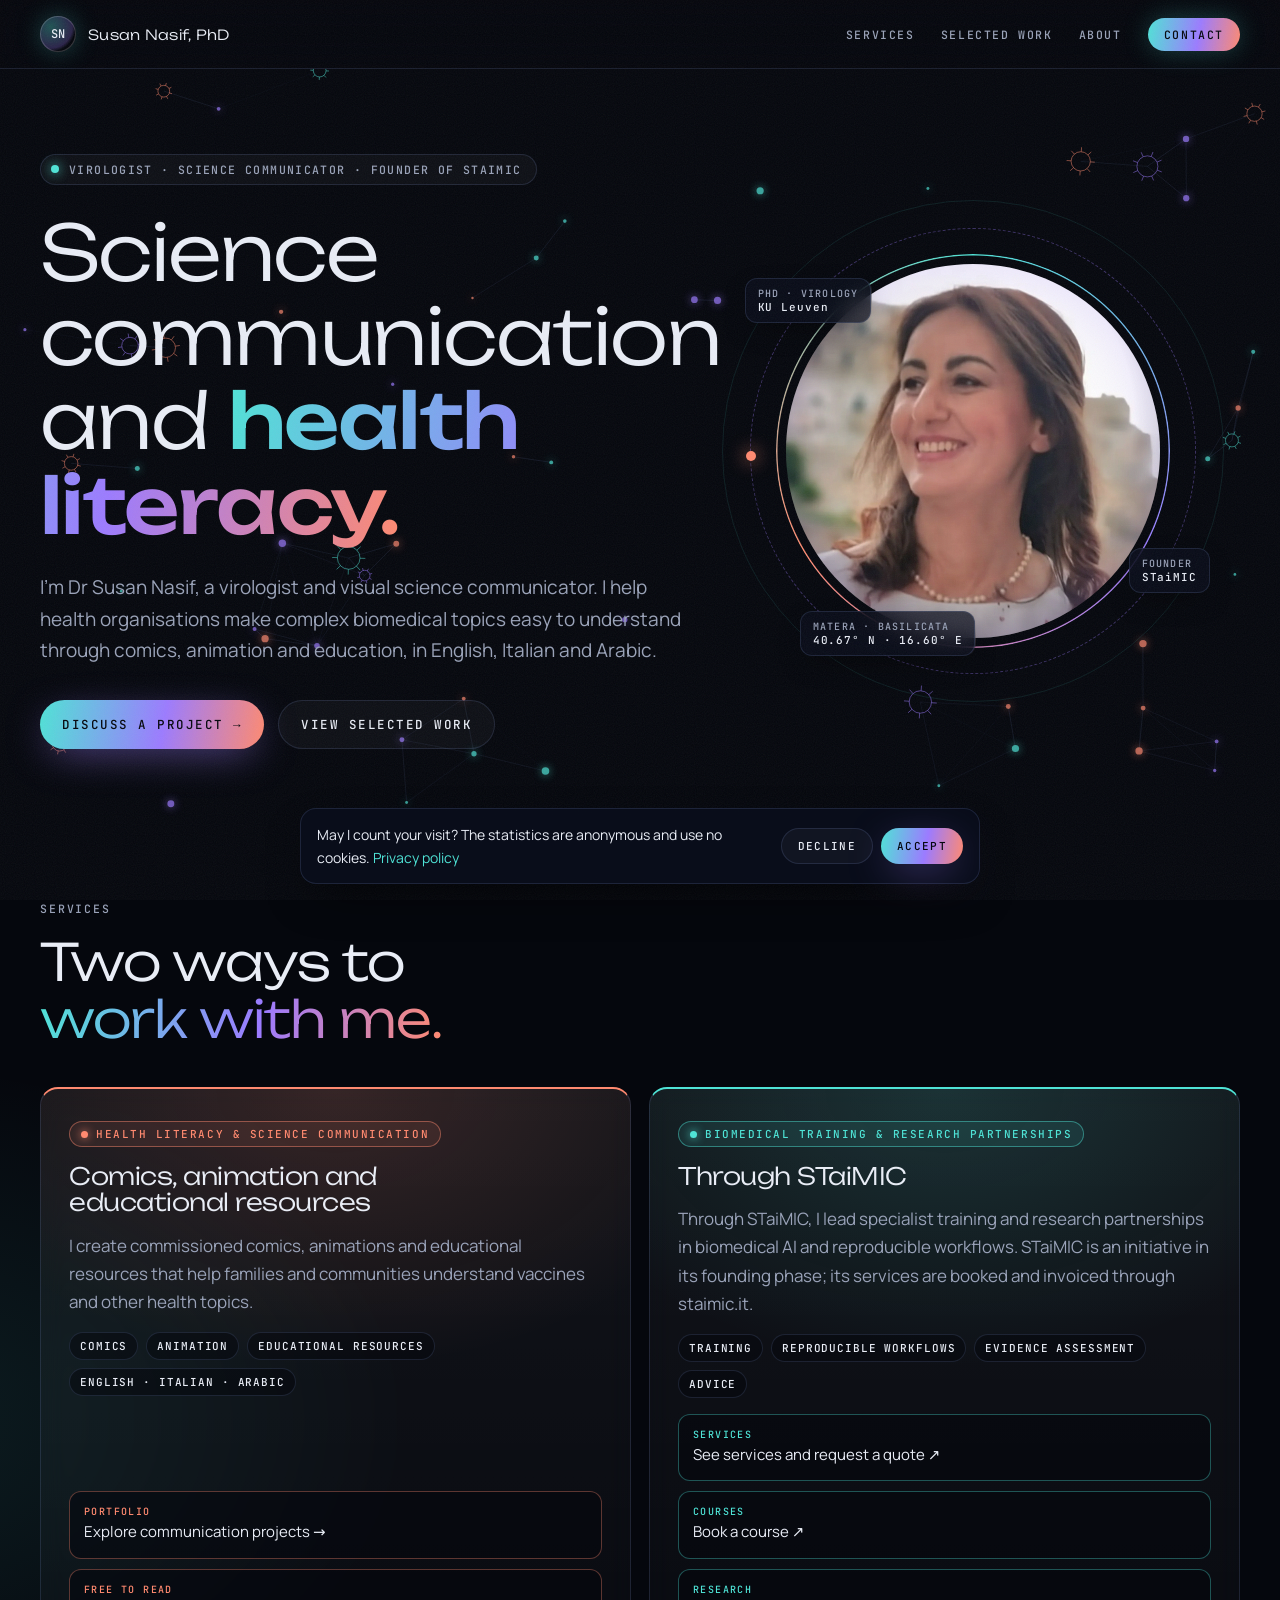
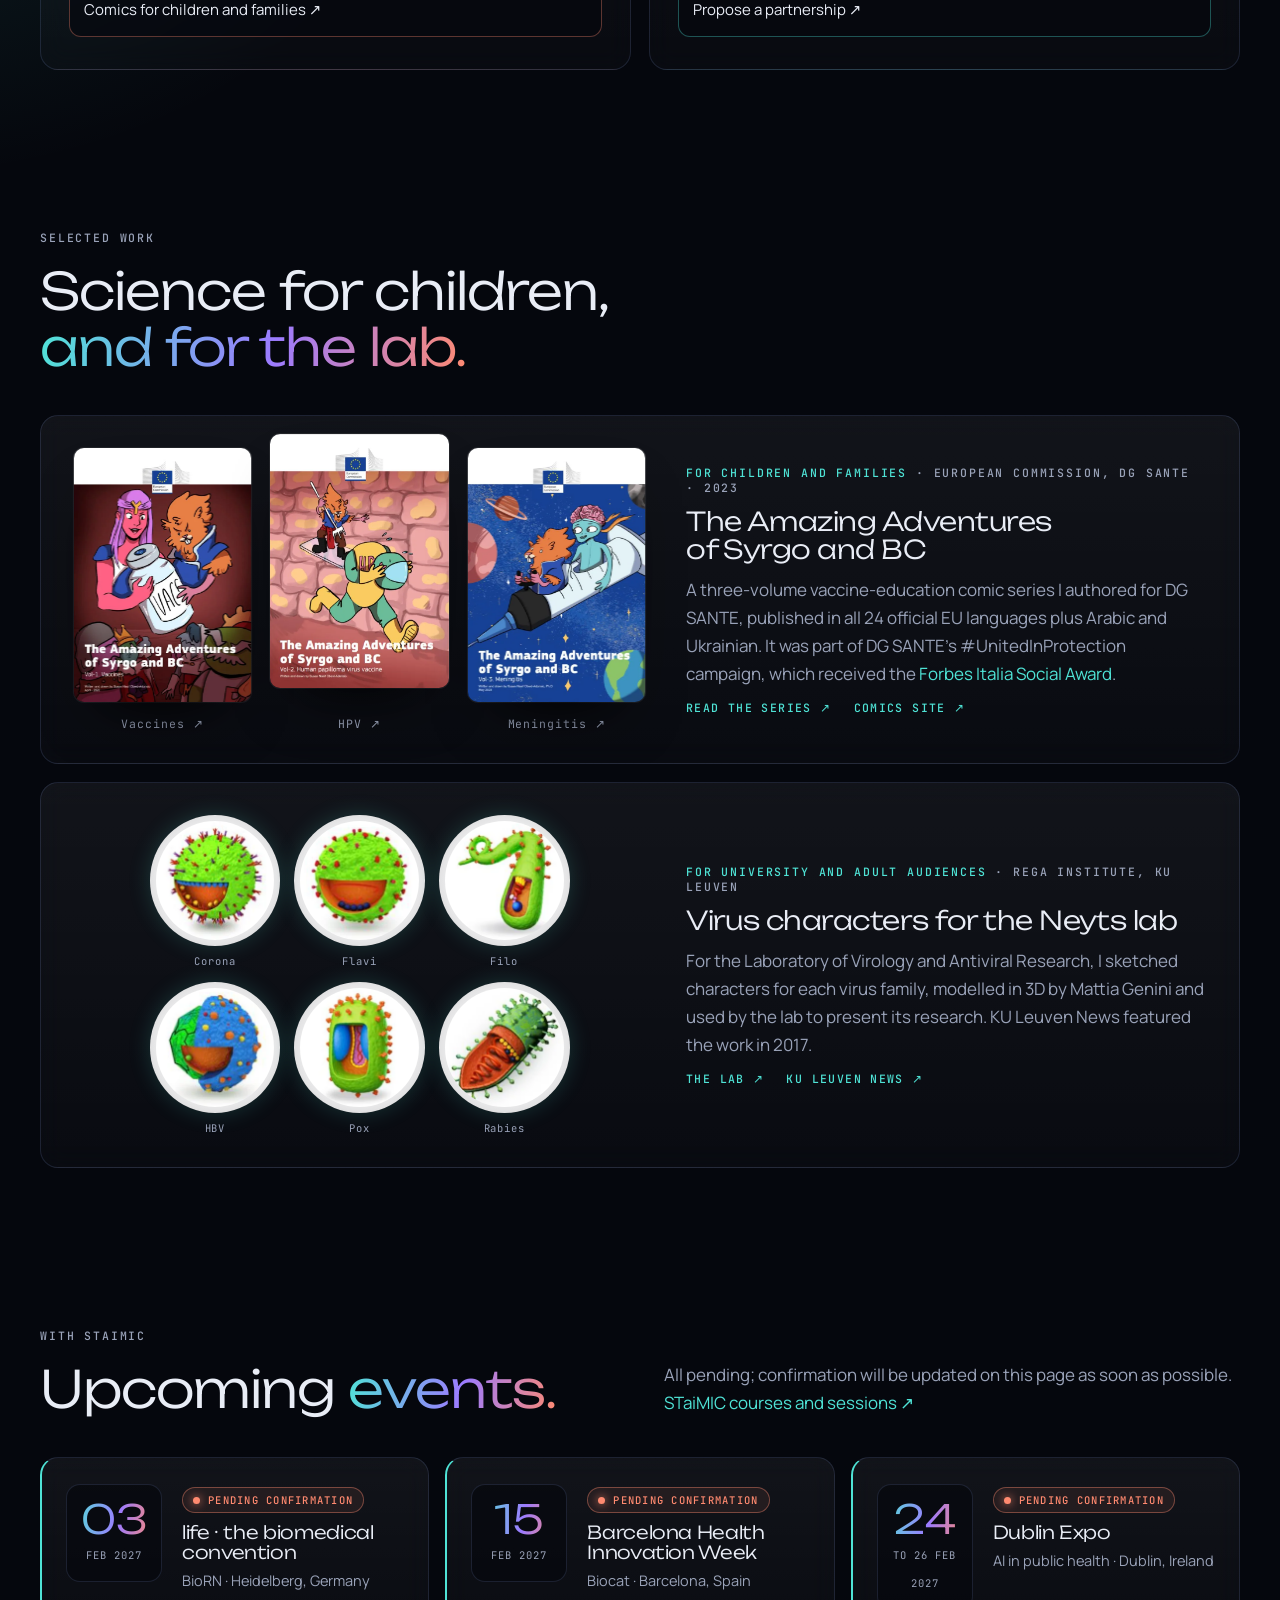
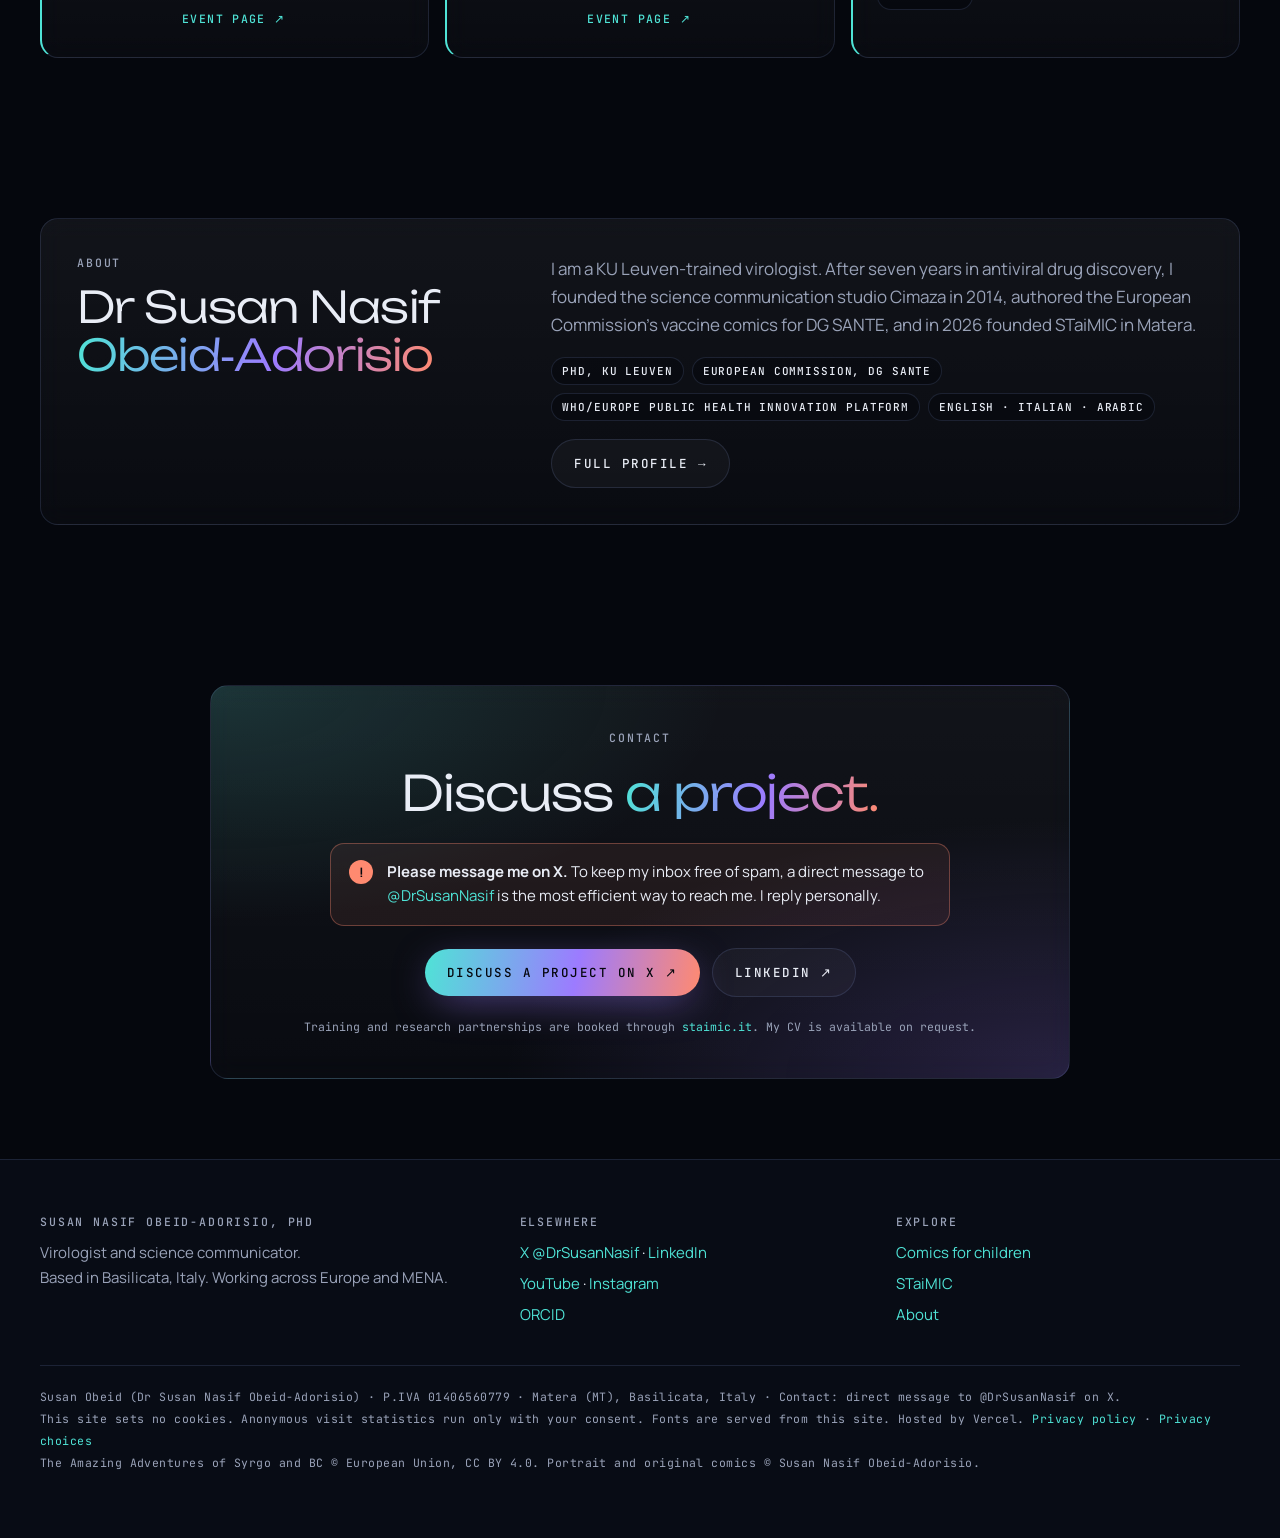
<file: index.html>
<!DOCTYPE html>
<html lang="en-GB">
<head>
<meta charset="utf-8">
<meta name="viewport" content="width=device-width, initial-scale=1">
<title>Dr Susan Nasif · Science Communication and Health Literacy</title>
<meta name="description" content="Dr Susan Nasif, virologist and visual science communicator: comics, animation and education that make biomedical topics easy to understand, in English, Italian and Arabic. Founder of STaiMIC.">
<meta name="author" content="Susan Nasif Obeid-Adorisio">
<meta name="theme-color" content="#05070D">
<link rel="canonical" href="https://www.drsusannasif.com/">
<meta property="og:type" content="website">
<meta property="og:site_name" content="Dr Susan Nasif">
<meta property="og:title" content="Dr Susan Nasif · Science communication and health literacy">
<meta property="og:description" content="Comics, animation and education that make biomedical topics easy to understand.">
<meta property="og:image" content="https://www.drsusannasif.com/og-card.png">
<meta property="og:locale" content="en_GB">
<link rel="preload" href="assets/fonts/unbounded-latin-300-normal.woff2" as="font" type="font/woff2" crossorigin>
<link rel="preload" href="assets/fonts/manrope-latin-400-normal.woff2" as="font" type="font/woff2" crossorigin>
<link rel="icon" href="favicon.svg" type="image/svg+xml">
<link rel="stylesheet" href="assets/site.css">
<script type="application/ld+json">
{"@context":"https://schema.org","@type":"Person","name":"Susan Nasif Obeid-Adorisio","honorificSuffix":"PhD","jobTitle":"Virologist and science communicator","url":"https://www.drsusannasif.com/","sameAs":["https://www.linkedin.com/in/drsusannasif/","https://x.com/DrSusanNasif","https://orcid.org/0009-0003-4382-7200","https://www.youtube.com/@DrSusanNasif","https://www.instagram.com/drsusannasif/"],"alumniOf":"KU Leuven","knowsLanguage":["en","it","ar"]}
</script>
</head>
<body>
<a class="skip" href="#main">Skip to content</a>

<header class="top">
  <div class="wrap">
    <a class="mark" href="#top" aria-label="Dr Susan Nasif, home"><i>SN</i><span>Susan Nasif, PhD</span></a>
    <nav class="nav" aria-label="Main">
      <a href="#services">Services</a>
      <a href="#work">Selected work</a>
      <a href="about.html">About</a>
      <a class="cta" href="#contact">Contact</a>
    </nav>
  </div>
</header>

<main id="main">

<div class="hero" id="top">
  <canvas id="field" aria-hidden="true"></canvas>
  <div class="wrap">
    <div>
      <span class="chip">Virologist · Science communicator · Founder of STaiMIC</span>
      <h1>Science communication and <span class="grad">health literacy.</span></h1>
      <p class="lede">I’m Dr Susan Nasif, a virologist and visual science communicator. I help health organisations make complex biomedical topics easy to understand through comics, animation and education, in English, Italian and Arabic.</p>
      <div class="actions">
        <a class="btn solid" href="#contact">Discuss a project →</a>
        <a class="btn" href="#work">View selected work</a>
      </div>
    </div>
    <figure class="orbit">
      <span class="ring r3"></span><span class="ring r2"></span><span class="ring r1"></span>
      <img src="assets/img/portrait.webp" width="1100" height="1100" alt="Portrait of Dr Susan Nasif Obeid-Adorisio in Matera">
      <span class="vignette"></span>
      <span class="tag t1"><small>PhD · Virology</small>KU Leuven</span>
      <span class="tag t2"><small>Founder</small>STaiMIC</span>
      <span class="tag t3"><small>Matera · Basilicata</small>40.67° N · 16.60° E</span>
    </figure>
  </div>
</div>

<section id="services">
  <div class="wrap">
    <div class="head">
      <div><p class="label">Services</p><h2>Two ways to <span class="grad">work with me.</span></h2></div>
    </div>
    <div class="services">
      <article class="svc panel d1">
        <span class="door-tag d1">Health literacy &amp; science communication</span>
        <h3>Comics, animation and educational resources</h3>
        <p>I create commissioned comics, animations and educational resources that help families and communities understand vaccines and other health topics.</p>
        <ul class="pills"><li>Comics</li><li>Animation</li><li>Educational resources</li><li>English · Italian · Arabic</li></ul>
        <div class="paths">
          <a href="#work"><small>Portfolio</small>Explore communication projects →</a>
          <a href="https://drsusannasif.wordpress.com/"><small>Free to read</small>Comics for children and families ↗</a>
        </div>
      </article>
      <article class="svc panel d2">
        <span class="door-tag d2">Biomedical training &amp; research partnerships</span>
        <h3>Through STaiMIC</h3>
        <p>Through STaiMIC, I lead specialist training and research partnerships in biomedical AI and reproducible workflows. STaiMIC is an initiative in its founding phase; its services are booked and invoiced through staimic.it.</p>
        <ul class="pills"><li>Training</li><li>Reproducible workflows</li><li>Evidence assessment</li><li>Advice</li></ul>
        <div class="paths">
          <a href="https://www.staimic.it/#services"><small>Services</small>See services and request a quote ↗</a>
          <a href="https://www.staimic.it/enroll"><small>Courses</small>Book a course ↗</a>
          <a href="https://www.staimic.it/partners#collaborate"><small>Research</small>Propose a partnership ↗</a>
        </div>
      </article>
    </div>
  </div>
</section>

<section id="work">
  <div class="wrap">
    <div class="head">
      <div><p class="label">Selected work</p><h2>Science for children, <span class="grad">and for the lab.</span></h2></div>
    </div>
    <div class="work">
      <article class="item panel d1">
        <div class="covers">
          <a class="cover" href="https://op.europa.eu/en/publication-detail/-/publication/662eecad-df37-11ed-a05c-01aa75ed71a1/language-en"><img src="assets/img/syrgo-vol1.webp" width="616" height="873" alt="Cover of The Amazing Adventures of Syrgo and BC, Volume 1: Vaccines" loading="lazy"><span>Vaccines ↗</span></a>
          <a class="cover" href="https://op.europa.eu/en/publication-detail/-/publication/64747d4e-dff9-11ed-a05c-01aa75ed71a1/language-en"><img src="assets/img/syrgo-vol2.webp" width="611" height="867" alt="Cover of Volume 2: Human papillomavirus vaccine" loading="lazy"><span>HPV ↗</span></a>
          <a class="cover" href="https://op.europa.eu/en/publication-detail/-/publication/16416228-034e-11ee-87ec-01aa75ed71a1/language-en"><img src="assets/img/syrgo-vol3.webp" width="616" height="873" alt="Cover of Volume 3: Meningitis" loading="lazy"><span>Meningitis ↗</span></a>
        </div>
        <div class="item-text">
          <span class="label"><b>For children and families</b> · European Commission, DG SANTE · 2023</span>
          <h3>The Amazing Adventures of Syrgo and BC</h3>
          <p>A three-volume vaccine-education comic series I authored for DG SANTE, published in all 24 official EU languages plus Arabic and Ukrainian. It was part of DG SANTE’s #UnitedInProtection campaign, which received the <a href="https://forbes.it/2023/09/18/un-nuovo-rinascimento-innovazione-e-sostenibilita-le-immagini-dellevento-forbes-al-four-seasons-di-firenze/">Forbes Italia Social Award</a>.</p>
          <div class="row"><a class="more" href="https://op.europa.eu/en/publication-detail/-/publication/662eecad-df37-11ed-a05c-01aa75ed71a1/language-en">Read the series ↗</a><a class="more" href="https://drsusannasif.wordpress.com/">Comics site ↗</a></div>
        </div>
      </article>
      <article class="item panel d1">
        <div class="viruses">
          <figure><img src="assets/img/virus-coronaviruses.webp" alt="3D coronavirus character" loading="lazy"><figcaption>Corona</figcaption></figure>
          <figure><img src="assets/img/virus-flaviviruses.webp" alt="3D flavivirus character" loading="lazy"><figcaption>Flavi</figcaption></figure>
          <figure><img src="assets/img/virus-filoviruses.webp" alt="3D filovirus character" loading="lazy"><figcaption>Filo</figcaption></figure>
          <figure><img src="assets/img/virus-hepatitis-b.webp" alt="3D hepatitis B virus character" loading="lazy"><figcaption>HBV</figcaption></figure>
          <figure><img src="assets/img/virus-poxviruses.webp" alt="3D poxvirus character" loading="lazy"><figcaption>Pox</figcaption></figure>
          <figure><img src="assets/img/virus-rabies.webp" alt="3D rabies virus character" loading="lazy"><figcaption>Rabies</figcaption></figure>
        </div>
        <div class="item-text">
          <span class="label"><b>For university and adult audiences</b> · Rega Institute, KU Leuven</span>
          <h3>Virus characters for the Neyts lab</h3>
          <p>For the Laboratory of Virology and Antiviral Research, I sketched characters for each virus family, modelled in 3D by Mattia Genini and used by the lab to present its research. KU Leuven News featured the work in 2017.</p>
          <div class="row"><a class="more" href="https://rega.kuleuven.be/cmt/jn/">The lab ↗</a><a class="more" href="https://nieuws.kuleuven.be/nl/2017/rega-professoren-vereeuwigd-als-stripfiguren">KU Leuven News ↗</a></div>
        </div>
      </article>
    </div>
  </div>
</section>

<section id="events" class="d2">
  <div class="wrap">
    <div class="head">
      <div><p class="label">With STaiMIC</p><h2>Upcoming <span class="grad">events.</span></h2></div>
      <p>All pending; confirmation will be updated on this page as soon as possible. <a href="https://www.staimic.it/events">STaiMIC courses and sessions ↗</a></p>
    </div>
    <div class="events">
      <article class="event panel d2">
        <div class="date"><strong>03</strong><span>Feb 2027</span></div>
        <div><span class="pending">Pending confirmation</span><h3>life · the biomedical convention</h3><p>BioRN · Heidelberg, Germany</p><a class="more" href="https://biorn.org/news-events/life-the-biomedical-convention-2026/">Event page ↗</a></div>
      </article>
      <article class="event panel d2">
        <div class="date"><strong>15</strong><span>Feb 2027</span></div>
        <div><span class="pending">Pending confirmation</span><h3>Barcelona Health Innovation Week</h3><p>Biocat · Barcelona, Spain</p><a class="more" href="https://bcnhealthinnovationweek.biocat.cat/">Event page ↗</a></div>
      </article>
      <article class="event panel d2">
        <div class="date"><strong>24</strong><span>to 26 Feb 2027</span></div>
        <div><span class="pending">Pending confirmation</span><h3>Dublin Expo</h3><p>AI in public health · Dublin, Ireland</p></div>
      </article>
    </div>
  </div>
</section>

<section id="about">
  <div class="wrap">
    <div class="bio panel">
      <div>
        <p class="label">About</p>
        <h2>Dr Susan Nasif <span class="grad">Obeid&#8209;Adorisio</span></h2>
      </div>
      <div class="bio-text">
        <p>I am a KU Leuven-trained virologist. After seven years in antiviral drug discovery, I founded the science communication studio Cimaza in 2014, authored the European Commission’s vaccine comics for DG SANTE, and in 2026 founded STaiMIC in Matera.</p>
        <ul class="pills"><li>PhD, KU Leuven</li><li>European Commission, DG SANTE</li><li>WHO/Europe Public Health Innovation Platform</li><li>English · Italian · Arabic</li></ul>
        <a class="btn" href="about.html">Full profile →</a>
      </div>
    </div>
  </div>
</section>

<section id="contact">
  <div class="wrap">
    <div class="lead panel contact-one">
      <p class="label">Contact</p>
      <h2>Discuss <span class="grad">a project.</span></h2>
      <div class="notice"><span><strong>Please message me on X.</strong> To keep my inbox free of spam, a direct message to <a href="https://x.com/DrSusanNasif">@DrSusanNasif</a> is the most efficient way to reach me. I reply personally.</span></div>
      <div class="row"><a class="btn solid" href="https://x.com/DrSusanNasif">Discuss a project on X ↗</a><a class="btn" href="https://www.linkedin.com/in/drsusannasif/">LinkedIn ↗</a></div>
      <p class="hint">Training and research partnerships are booked through <a href="https://www.staimic.it/">staimic.it</a>. My CV is available on request.</p>
    </div>
  </div>
</section>

</main>

<footer>
  <div class="wrap">
    <div><h4>Susan Nasif Obeid-Adorisio, PhD</h4><p style="color:var(--muted);font-size:15px">Virologist and science communicator.<br>Based in Basilicata, Italy. Working across Europe and MENA.</p></div>
    <div><h4>Elsewhere</h4><ul>
      <li><a href="https://x.com/DrSusanNasif">X @DrSusanNasif</a> · <a href="https://www.linkedin.com/in/drsusannasif/">LinkedIn</a></li>
      <li><a href="https://www.youtube.com/@DrSusanNasif">YouTube</a> · <a href="https://www.instagram.com/drsusannasif/">Instagram</a></li>
      <li><a href="https://orcid.org/0009-0003-4382-7200">ORCID</a></li>
    </ul></div>
    <div><h4>Explore</h4><ul>
      <li><a href="https://drsusannasif.wordpress.com/">Comics for children</a></li>
      <li><a href="https://www.staimic.it/">STaiMIC</a></li>
      <li><a href="about.html">About</a></li>
    </ul></div>
    <p class="legal">Susan Obeid (Dr Susan Nasif Obeid-Adorisio) · P.IVA 01406560779 · Matera (MT), Basilicata, Italy · Contact: direct message to @DrSusanNasif on X.<br>This site sets no cookies. Anonymous visit statistics run only with your consent. Fonts are served from this site. Hosted by Vercel. <a href="privacy.html">Privacy policy</a> · <a href="#" data-consent-reset>Privacy choices</a><br>The Amazing Adventures of Syrgo and BC © European Union, CC BY 4.0. Portrait and original comics © Susan Nasif Obeid-Adorisio.</p>
  </div>
</footer>

<script src="assets/field.js"></script>
<script src="assets/consent.js"></script>
</body>
</html>
</file>
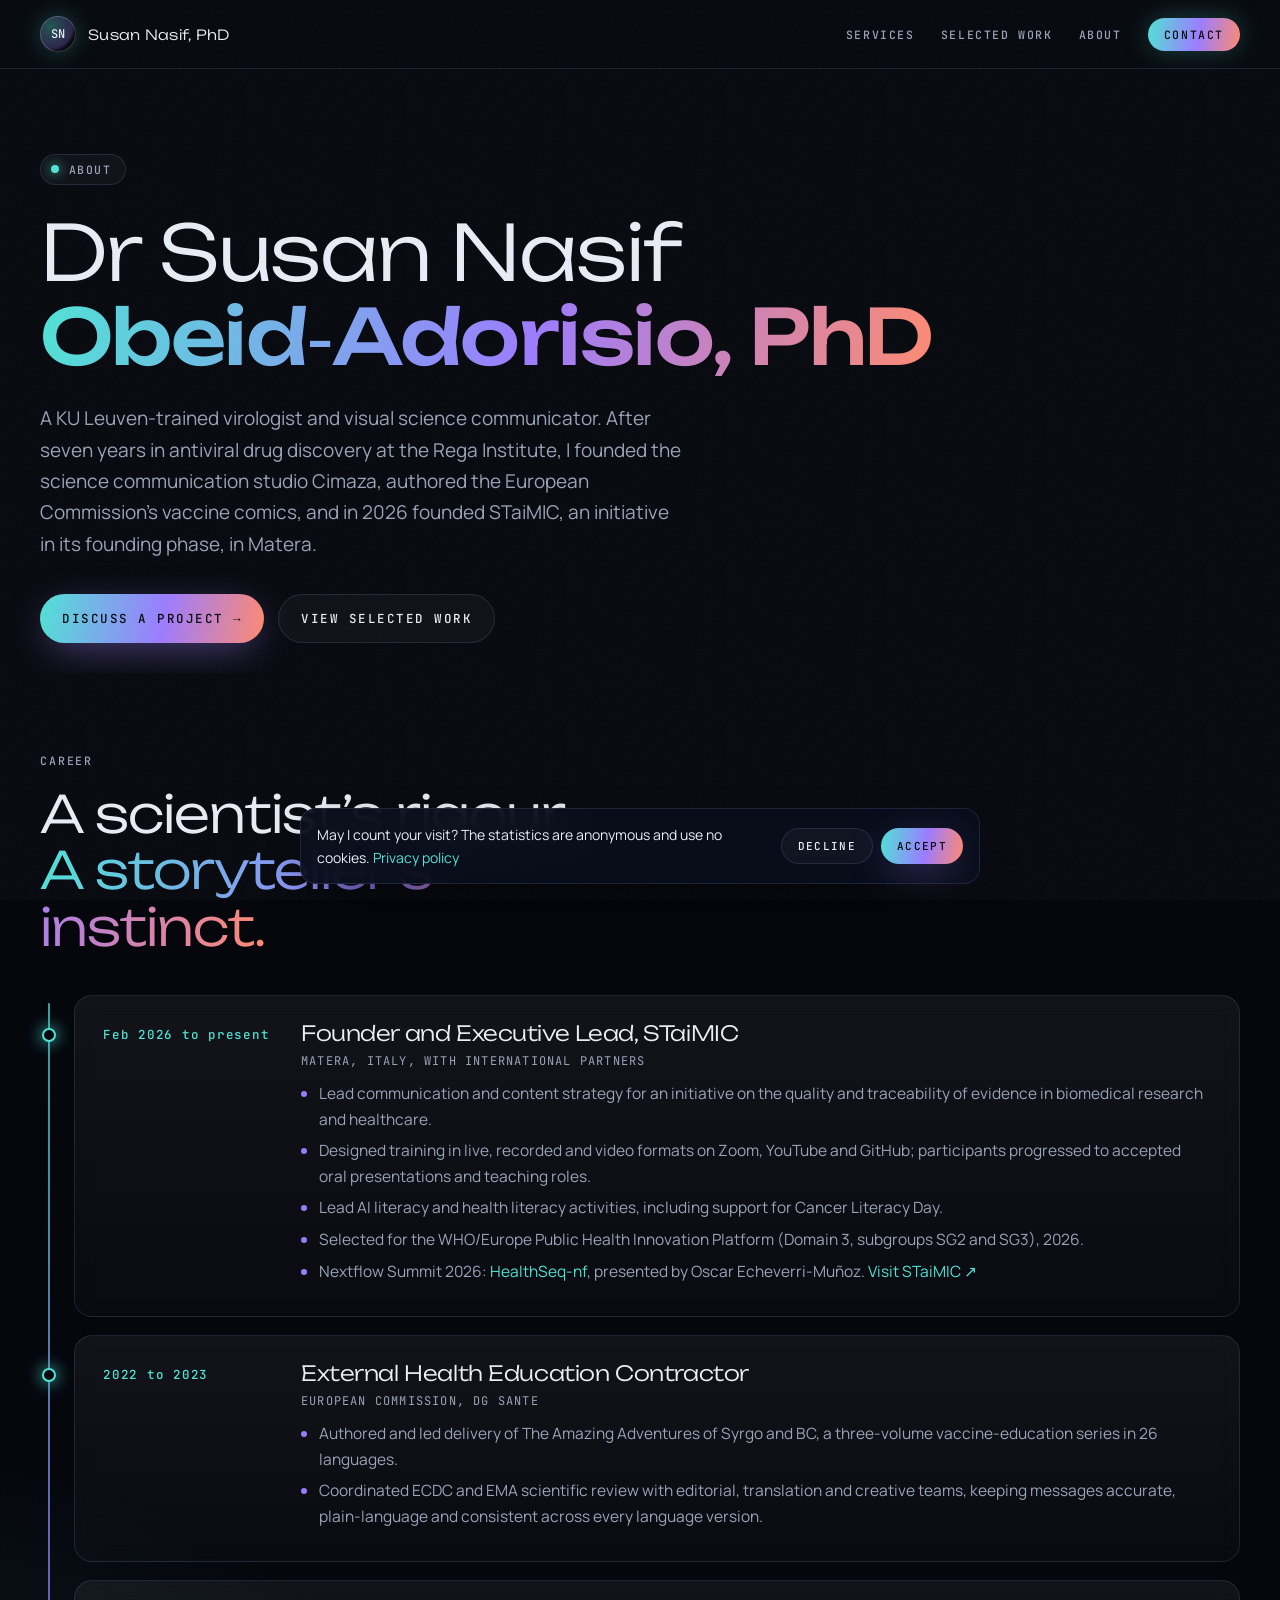
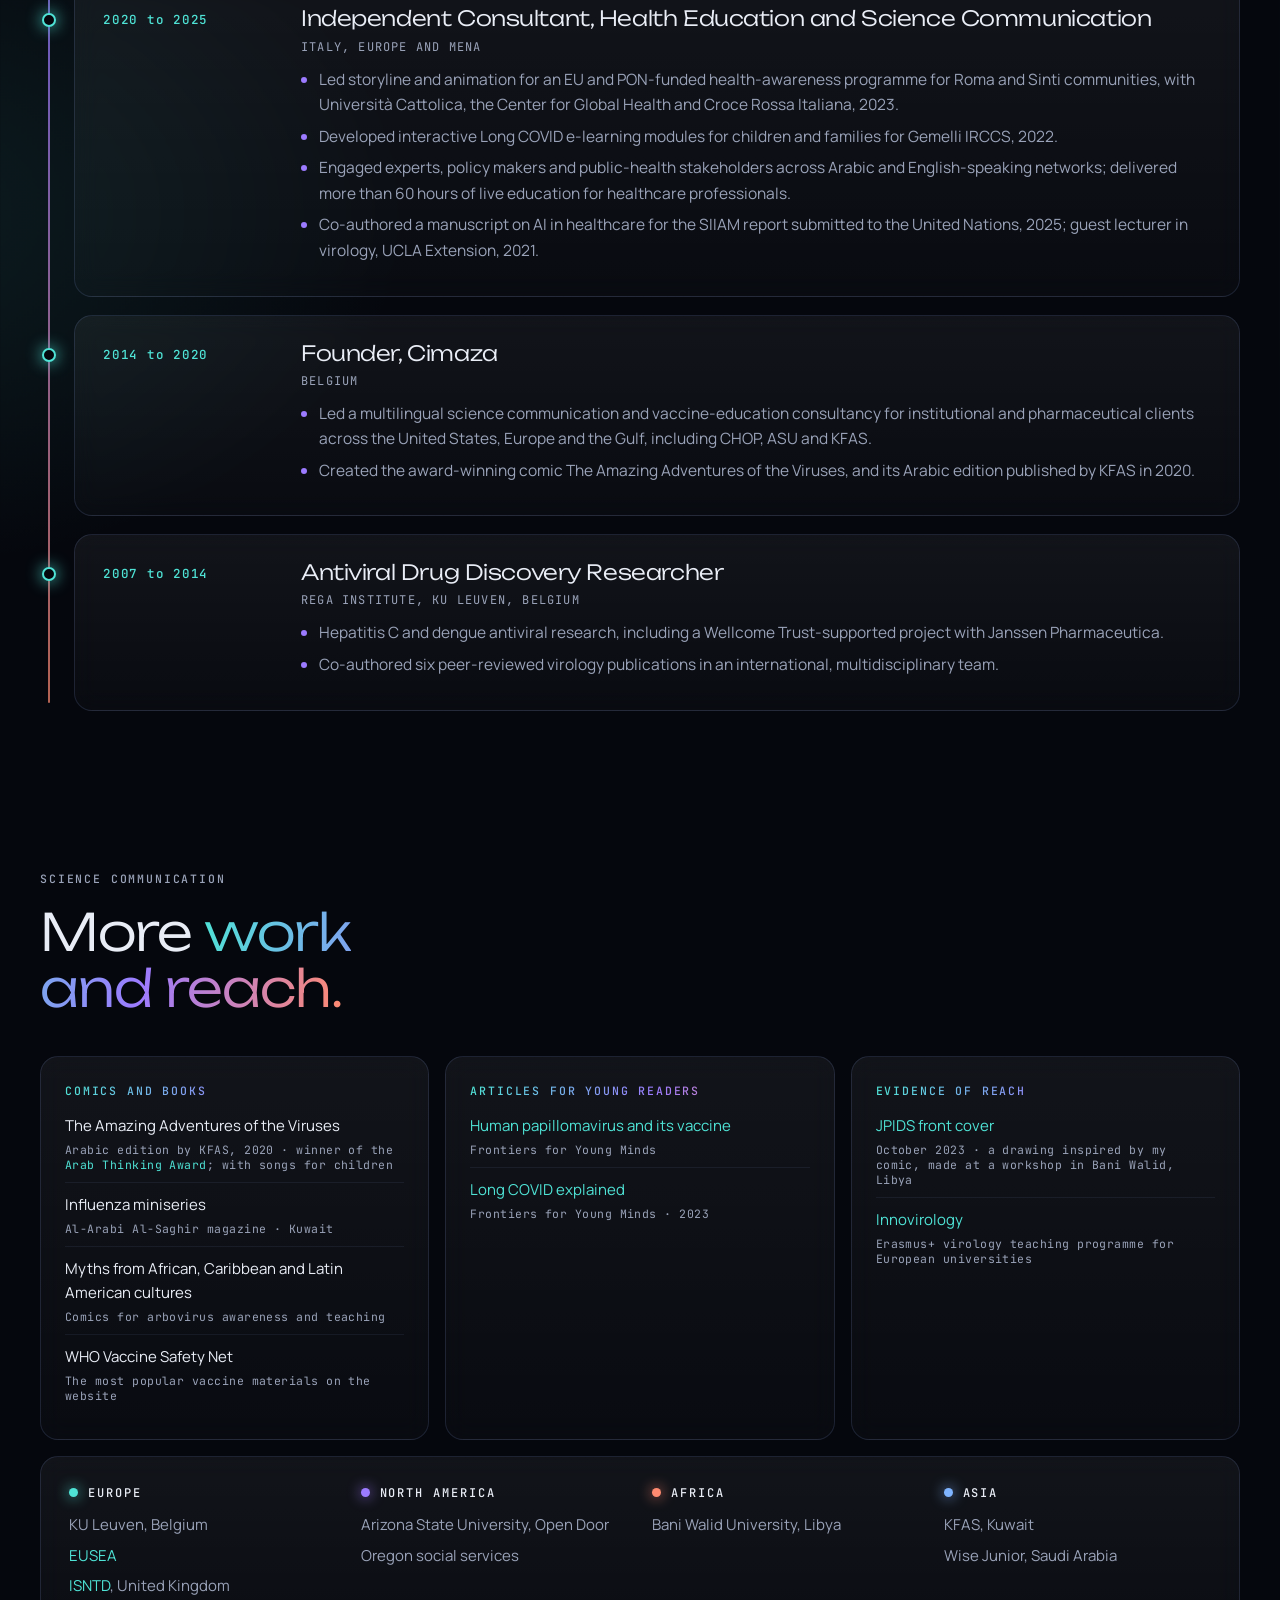
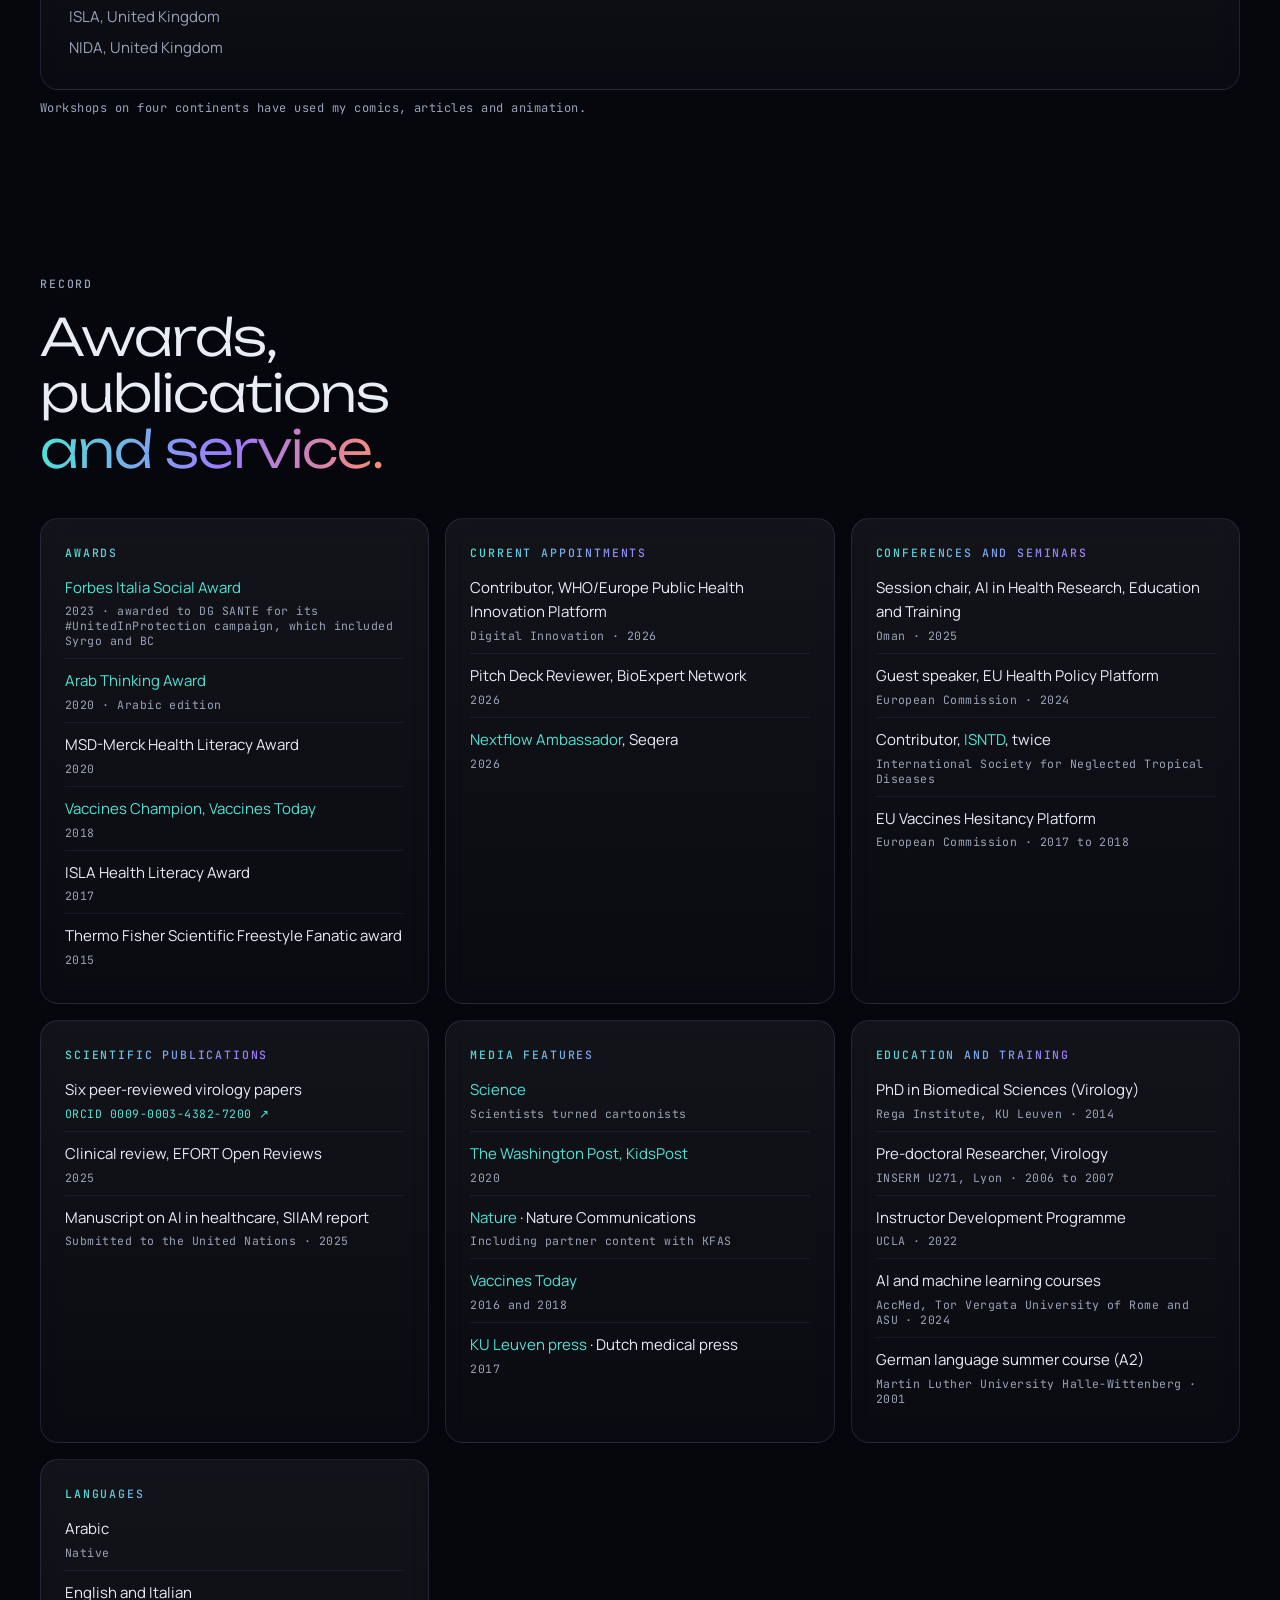
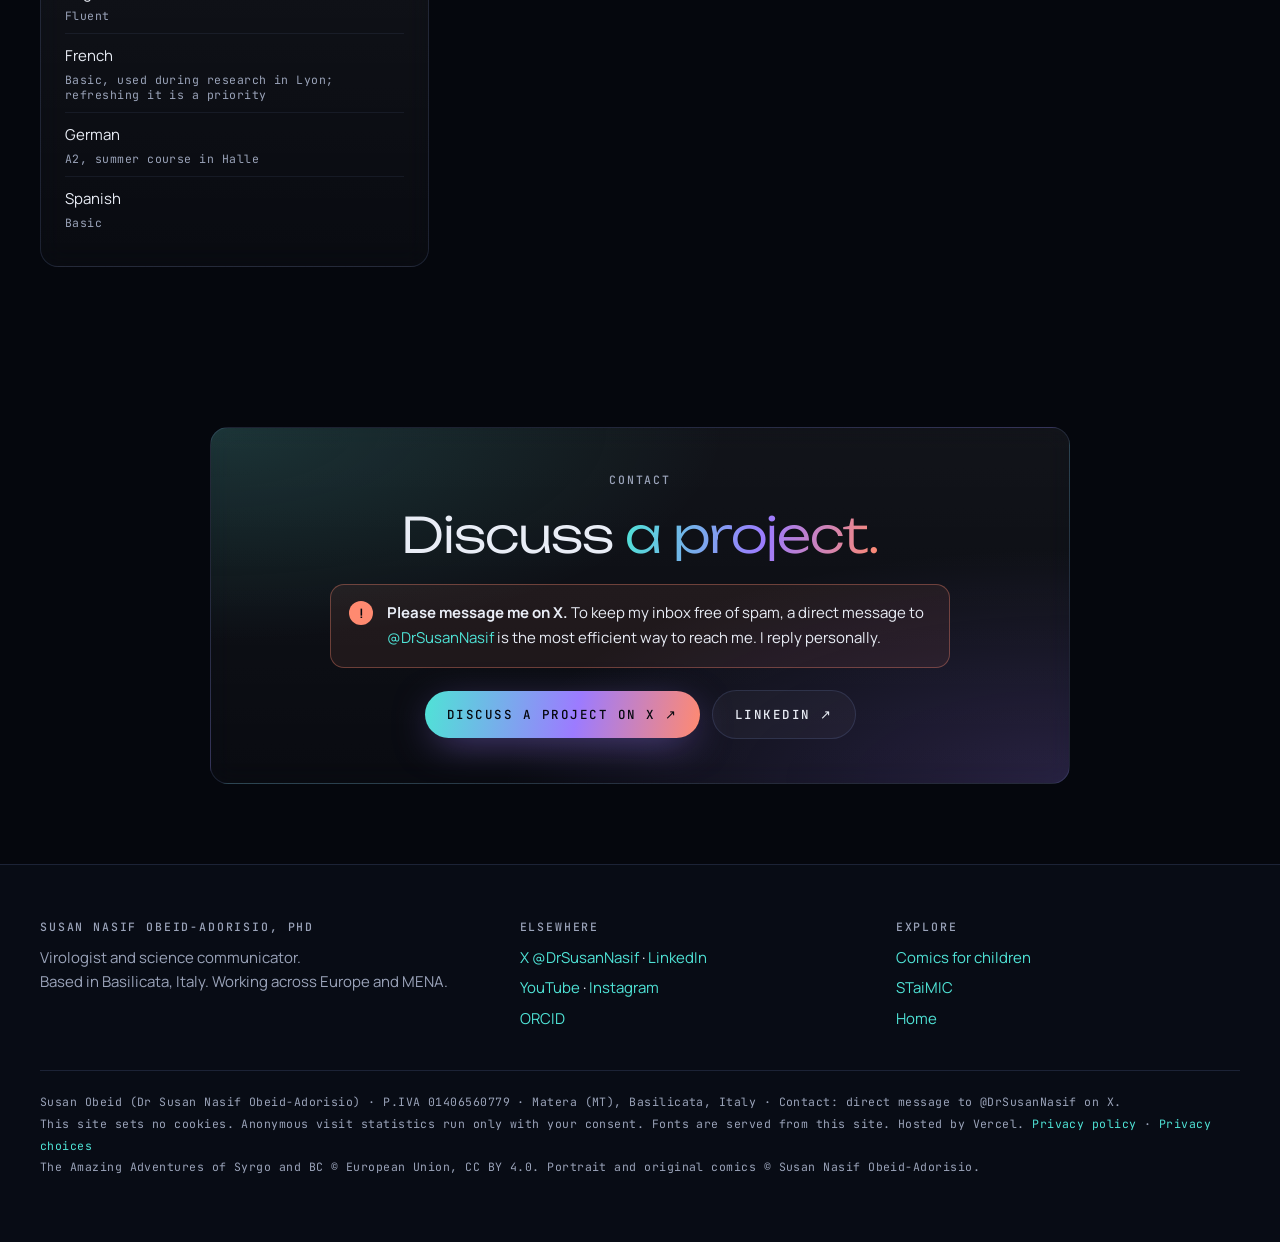
<file: about.html>
<!DOCTYPE html>
<html lang="en-GB">
<head>
<meta charset="utf-8">
<meta name="viewport" content="width=device-width, initial-scale=1">
<title>About · Dr Susan Nasif</title>
<meta name="description" content="Career, awards, publications and speaking record of Dr Susan Nasif Obeid-Adorisio, PhD, virologist and science communicator.">
<meta name="author" content="Susan Nasif Obeid-Adorisio">
<meta name="theme-color" content="#05070D">
<link rel="canonical" href="https://www.drsusannasif.com/about.html">
<meta property="og:type" content="website">
<meta property="og:site_name" content="Dr Susan Nasif">
<meta property="og:title" content="Dr Susan Nasif · Science communication and health literacy">
<meta property="og:description" content="Comics, animation and education that make biomedical topics easy to understand.">
<meta property="og:image" content="https://www.drsusannasif.com/og-card.png">
<meta property="og:locale" content="en_GB">
<link rel="preload" href="assets/fonts/unbounded-latin-300-normal.woff2" as="font" type="font/woff2" crossorigin>
<link rel="preload" href="assets/fonts/manrope-latin-400-normal.woff2" as="font" type="font/woff2" crossorigin>
<link rel="icon" href="favicon.svg" type="image/svg+xml">
<link rel="stylesheet" href="assets/site.css">
</head>
<body>
<a class="skip" href="#main">Skip to content</a>

<header class="top">
  <div class="wrap">
    <a class="mark" href="index.html" aria-label="Dr Susan Nasif, home"><i>SN</i><span>Susan Nasif, PhD</span></a>
    <nav class="nav" aria-label="Main">
      <a href="index.html#services">Services</a>
      <a href="index.html#work">Selected work</a>
      <a href="about.html">About</a>
      <a class="cta" href="index.html#contact">Contact</a>
    </nav>
  </div>
</header>

<main id="main">

<div class="hero" style="padding-bottom:30px">
  <div class="wrap" style="grid-template-columns:1fr">
    <div>
      <span class="chip">About</span>
      <h1>Dr Susan Nasif <span class="grad">Obeid&#8209;Adorisio, PhD</span></h1>
      <p class="lede">A KU Leuven-trained virologist and visual science communicator. After seven years in antiviral drug discovery at the Rega Institute, I founded the science communication studio Cimaza, authored the European Commission’s vaccine comics, and in 2026 founded STaiMIC, an initiative in its founding phase, in Matera.</p>
      <div class="actions"><a class="btn solid" href="index.html#contact">Discuss a project →</a><a class="btn" href="index.html#work">View selected work</a></div>
    </div>
  </div>
</div>

<section id="career">
  <div class="wrap">
    <div class="head"><div><p class="label">Career</p><h2>A scientist’s rigour. <span class="grad">A storyteller’s instinct.</span></h2></div></div>
    <div class="timeline">
      <article class="role panel"><div class="when">Feb 2026 to present</div><div>
        <h3>Founder and Executive Lead, STaiMIC</h3><p class="org">Matera, Italy, with international partners</p>
        <ul>
          <li>Lead communication and content strategy for an initiative on the quality and traceability of evidence in biomedical research and healthcare.</li>
          <li>Designed training in live, recorded and video formats on Zoom, YouTube and GitHub; participants progressed to accepted oral presentations and teaching roles.</li>
          <li>Lead AI literacy and health literacy activities, including support for Cancer Literacy Day.</li>
          <li>Selected for the WHO/Europe Public Health Innovation Platform (Domain 3, subgroups SG2 and SG3), 2026.</li>
          <li>Nextflow Summit 2026: <a href="https://summit.nextflow.io/2026/virtual/agenda/healthseq-nf-learning-to-build-and-troubleshoot-biomedical-workflows/">HealthSeq-nf</a>, presented by Oscar Echeverri-Muñoz. <a href="https://staimic.it/">Visit STaiMIC ↗</a></li>
        </ul></div></article>
      <article class="role panel"><div class="when">2022 to 2023</div><div>
        <h3>External Health Education Contractor</h3><p class="org">European Commission, DG SANTE</p>
        <ul>
          <li>Authored and led delivery of The Amazing Adventures of Syrgo and BC, a three-volume vaccine-education series in 26 languages.</li>
          <li>Coordinated ECDC and EMA scientific review with editorial, translation and creative teams, keeping messages accurate, plain-language and consistent across every language version.</li>
        </ul></div></article>
      <article class="role panel"><div class="when">2020 to 2025</div><div>
        <h3>Independent Consultant, Health Education and Science Communication</h3><p class="org">Italy, Europe and MENA</p>
        <ul>
          <li>Led storyline and animation for an EU and PON-funded health-awareness programme for Roma and Sinti communities, with Università Cattolica, the Center for Global Health and Croce Rossa Italiana, 2023.</li>
          <li>Developed interactive Long COVID e-learning modules for children and families for Gemelli IRCCS, 2022.</li>
          <li>Engaged experts, policy makers and public-health stakeholders across Arabic and English-speaking networks; delivered more than 60 hours of live education for healthcare professionals.</li>
          <li>Co-authored a manuscript on AI in healthcare for the SIIAM report submitted to the United Nations, 2025; guest lecturer in virology, UCLA Extension, 2021.</li>
        </ul></div></article>
      <article class="role panel"><div class="when">2014 to 2020</div><div>
        <h3>Founder, Cimaza</h3><p class="org">Belgium</p>
        <ul>
          <li>Led a multilingual science communication and vaccine-education consultancy for institutional and pharmaceutical clients across the United States, Europe and the Gulf, including CHOP, ASU and KFAS.</li>
          <li>Created the award-winning comic The Amazing Adventures of the Viruses, and its Arabic edition published by KFAS in 2020.</li>
        </ul></div></article>
      <article class="role panel"><div class="when">2007 to 2014</div><div>
        <h3>Antiviral Drug Discovery Researcher</h3><p class="org">Rega Institute, KU Leuven, Belgium</p>
        <ul>
          <li>Hepatitis C and dengue antiviral research, including a Wellcome Trust-supported project with Janssen Pharmaceutica.</li>
          <li>Co-authored six peer-reviewed virology publications in an international, multidisciplinary team.</li>
        </ul></div></article>
    </div>
  </div>
</section>

<section id="more-work" class="d1">
  <div class="wrap">
    <div class="head"><div><p class="label">Science communication</p><h2>More <span class="grad">work and reach.</span></h2></div></div>
    <div class="record">
      <div class="block panel"><h3 class="grad">Comics and books</h3><ul>
        <li>The Amazing Adventures of the Viruses<small>Arabic edition by KFAS, 2020 · winner of the <a href="https://arabthought.org/ar/arabi21/7472/%D9%85%D8%BA%D8%A7%D9%85%D8%B1%D8%A7%D8%AA-%D8%B9%D9%84%D9%85%D8%A7%D8%A1-%D8%A7%D9%84%D9%81%D9%8A%D8%B1%D9%88%D8%B3%D8%A7%D8%AA-%D8%A7%D9%84%D9%85%D8%B0%D9%87%D9%84%D8%A9-%D8%A7%D9%84%D9%84%D9%82%D8%A7%D8%AD%D8%A7%D8%AA">Arab Thinking Award</a>; with songs for children</small></li>
        <li>Influenza miniseries<small>Al-Arabi Al-Saghir magazine · Kuwait</small></li>
        <li>Myths from African, Caribbean and Latin American cultures<small>Comics for arbovirus awareness and teaching</small></li>
        <li>WHO Vaccine Safety Net<small>The most popular vaccine materials on the website</small></li>
      </ul></div>
      <div class="block panel"><h3 class="grad">Articles for young readers</h3><ul>
        <li><a href="https://kids.frontiersin.org/articles/10.3389/frym.2020.558213">Human papillomavirus and its vaccine</a><small>Frontiers for Young Minds</small></li>
        <li><a href="https://kids.frontiersin.org/articles/10.3389/frym.2023.1098238">Long COVID explained</a><small>Frontiers for Young Minds · 2023</small></li>
      </ul></div>
      <div class="block panel"><h3 class="grad">Evidence of reach</h3><ul>
        <li><a href="https://academic.oup.com/jpids/issue/12/10">JPIDS front cover</a><small>October 2023 · a drawing inspired by my comic, made at a workshop in Bani Walid, Libya</small></li>
        <li><a href="https://www.ucm.es/encuentros/innovirology-1">Innovirology</a><small>Erasmus+ virology teaching programme for European universities</small></li>
      </ul></div>
    </div>
    <div class="globe panel" aria-label="Workshops that used my comics, articles and animation">
      <div style="--c:#4FE3D6"><h4>Europe</h4><ul><li>KU Leuven, Belgium</li><li><a href="https://eusea.info/">EUSEA</a></li><li><a href="https://www.isntd.org/">ISNTD</a>, United Kingdom</li><li>ISLA, United Kingdom</li><li>NIDA, United Kingdom</li></ul></div>
      <div style="--c:#9C7BFF"><h4>North America</h4><ul><li>Arizona State University, Open Door</li><li>Oregon social services</li></ul></div>
      <div style="--c:#FF8A70"><h4>Africa</h4><ul><li>Bani Walid University, Libya</li></ul></div>
      <div style="--c:#7FB4FF"><h4>Asia</h4><ul><li>KFAS, Kuwait</li><li>Wise Junior, Saudi Arabia</li></ul></div>
    </div>
    <p class="caption" style="margin-top:10px">Workshops on four continents have used my comics, articles and animation.</p>
  </div>
</section>

<section id="record">
  <div class="wrap">
    <div class="head"><div><p class="label">Record</p><h2>Awards, publications <span class="grad">and service.</span></h2></div></div>
    <div class="record">
      <div class="block panel"><h3 class="grad">Awards</h3><ul>
        <li><a href="https://forbes.it/2023/09/18/un-nuovo-rinascimento-innovazione-e-sostenibilita-le-immagini-dellevento-forbes-al-four-seasons-di-firenze/">Forbes Italia Social Award</a><small>2023 · awarded to DG SANTE for its #UnitedInProtection campaign, which included Syrgo and BC</small></li>
        <li><a href="https://arabthought.org/ar/arabi21/7472/%D9%85%D8%BA%D8%A7%D9%85%D8%B1%D8%A7%D8%AA-%D8%B9%D9%84%D9%85%D8%A7%D8%A1-%D8%A7%D9%84%D9%81%D9%8A%D8%B1%D9%88%D8%B3%D8%A7%D8%AA-%D8%A7%D9%84%D9%85%D8%B0%D9%87%D9%84%D8%A9-%D8%A7%D9%84%D9%84%D9%82%D8%A7%D8%AD%D8%A7%D8%AA">Arab Thinking Award</a><small>2020 · Arabic edition</small></li>
        <li>MSD-Merck Health Literacy Award<small>2020</small></li>
        <li><a href="https://www.vaccinestoday.eu/?p=47066">Vaccines Champion, Vaccines Today</a><small>2018</small></li>
        <li>ISLA Health Literacy Award<small>2017</small></li>
        <li>Thermo Fisher Scientific Freestyle Fanatic award<small>2015</small></li>
      </ul></div>
      <div class="block panel"><h3 class="grad">Current appointments</h3><ul>
        <li>Contributor, WHO/Europe Public Health Innovation Platform<small>Digital Innovation · 2026</small></li>
                <li>Pitch Deck Reviewer, BioExpert Network<small>2026</small></li>
        <li><a href="https://www.nextflow.io/our_ambassadors.html">Nextflow Ambassador</a>, Seqera<small>2026</small></li>
      </ul></div>
      <div class="block panel"><h3 class="grad">Conferences and seminars</h3><ul>
        <li>Session chair, AI in Health Research, Education and Training<small>Oman · 2025</small></li>
        <li>Guest speaker, EU Health Policy Platform<small>European Commission · 2024</small></li>
        <li>Contributor, <a href="https://www.isntd.org/">ISNTD</a>, twice<small>International Society for Neglected Tropical Diseases</small></li>
        <li>EU Vaccines Hesitancy Platform<small>European Commission · 2017 to 2018</small></li>
      </ul></div>
      <div class="block panel"><h3 class="grad">Scientific publications</h3><ul>
        <li>Six peer-reviewed virology papers<small><a href="https://orcid.org/0009-0003-4382-7200">ORCID 0009-0003-4382-7200 ↗</a></small></li>
        <li>Clinical review, EFORT Open Reviews<small>2025</small></li>
        <li>Manuscript on AI in healthcare, SIIAM report<small>Submitted to the United Nations · 2025</small></li>
      </ul></div>
      <div class="block panel"><h3 class="grad">Media features</h3><ul>
        <li><a href="https://www.science.org/content/article/how-secret-late-night-experiments-transformed-two-scientists-master-cartoonists">Science</a><small>Scientists turned cartoonists</small></li>
        <li><a href="https://www.washingtonpost.com/lifestyle/kidspost/vaccines-are-like-a-giving-your-bodys-defenses-a-cheat-sheet/2020/02/14/df89dce6-4ce5-11ea-9b5c-eac5b16dafaa_story.html">The Washington Post, KidsPost</a><small>2020</small></li>
        <li><a href="https://www.nature.com/articles/d42473-018-00067-3">Nature</a> · Nature Communications<small>Including partner content with KFAS</small></li>
        <li><a href="https://www.vaccinestoday.eu/stories/meet-the-scientist-using-comics-to-save-lives/">Vaccines Today</a><small>2016 and 2018</small></li>
        <li><a href="https://nieuws.kuleuven.be/nl/2017/rega-professoren-vereeuwigd-als-stripfiguren">KU Leuven press</a> · Dutch medical press<small>2017</small></li>
      </ul></div>
      <div class="block panel"><h3 class="grad">Education and training</h3><ul>
        <li>PhD in Biomedical Sciences (Virology)<small>Rega Institute, KU Leuven · 2014</small></li>
        <li>Pre-doctoral Researcher, Virology<small>INSERM U271, Lyon · 2006 to 2007</small></li>
        <li>Instructor Development Programme<small>UCLA · 2022</small></li>
        <li>AI and machine learning courses<small>AccMed, Tor Vergata University of Rome and ASU · 2024</small></li>
        <li>German language summer course (A2)<small>Martin Luther University Halle-Wittenberg · 2001</small></li>
      </ul></div>
      <div class="block panel"><h3 class="grad">Languages</h3><ul>
        <li>Arabic<small>Native</small></li>
        <li>English and Italian<small>Fluent</small></li>
        <li>French<small>Basic, used during research in Lyon; refreshing it is a priority</small></li>
        <li>German<small>A2, summer course in Halle</small></li>
        <li>Spanish<small>Basic</small></li>
      </ul></div>
    </div>

  </div>
</section>

<section id="contact">
  <div class="wrap">
    <div class="lead panel contact-one">
      <p class="label">Contact</p>
      <h2>Discuss <span class="grad">a project.</span></h2>
      <div class="notice"><span><strong>Please message me on X.</strong> To keep my inbox free of spam, a direct message to <a href="https://x.com/DrSusanNasif">@DrSusanNasif</a> is the most efficient way to reach me. I reply personally.</span></div>
      <div class="row"><a class="btn solid" href="https://x.com/DrSusanNasif">Discuss a project on X ↗</a><a class="btn" href="https://www.linkedin.com/in/drsusannasif/">LinkedIn ↗</a></div>
    </div>
  </div>
</section>

</main>
<footer>
  <div class="wrap">
    <div><h4>Susan Nasif Obeid-Adorisio, PhD</h4><p style="color:var(--muted);font-size:15px">Virologist and science communicator.<br>Based in Basilicata, Italy. Working across Europe and MENA.</p></div>
    <div><h4>Elsewhere</h4><ul>
      <li><a href="https://x.com/DrSusanNasif">X @DrSusanNasif</a> · <a href="https://www.linkedin.com/in/drsusannasif/">LinkedIn</a></li>
      <li><a href="https://www.youtube.com/@DrSusanNasif">YouTube</a> · <a href="https://www.instagram.com/drsusannasif/">Instagram</a></li>
      <li><a href="https://orcid.org/0009-0003-4382-7200">ORCID</a></li>
    </ul></div>
    <div><h4>Explore</h4><ul>
      <li><a href="https://drsusannasif.wordpress.com/">Comics for children</a></li>
      <li><a href="https://www.staimic.it/">STaiMIC</a></li>
      <li><a href="index.html">Home</a></li>
    </ul></div>
    <p class="legal">Susan Obeid (Dr Susan Nasif Obeid-Adorisio) · P.IVA 01406560779 · Matera (MT), Basilicata, Italy · Contact: direct message to @DrSusanNasif on X.<br>This site sets no cookies. Anonymous visit statistics run only with your consent. Fonts are served from this site. Hosted by Vercel. <a href="privacy.html">Privacy policy</a> · <a href="#" data-consent-reset>Privacy choices</a><br>The Amazing Adventures of Syrgo and BC © European Union, CC BY 4.0. Portrait and original comics © Susan Nasif Obeid-Adorisio.</p>
  </div>
</footer>

<script src="assets/consent.js"></script>
</body>
</html>
</file>
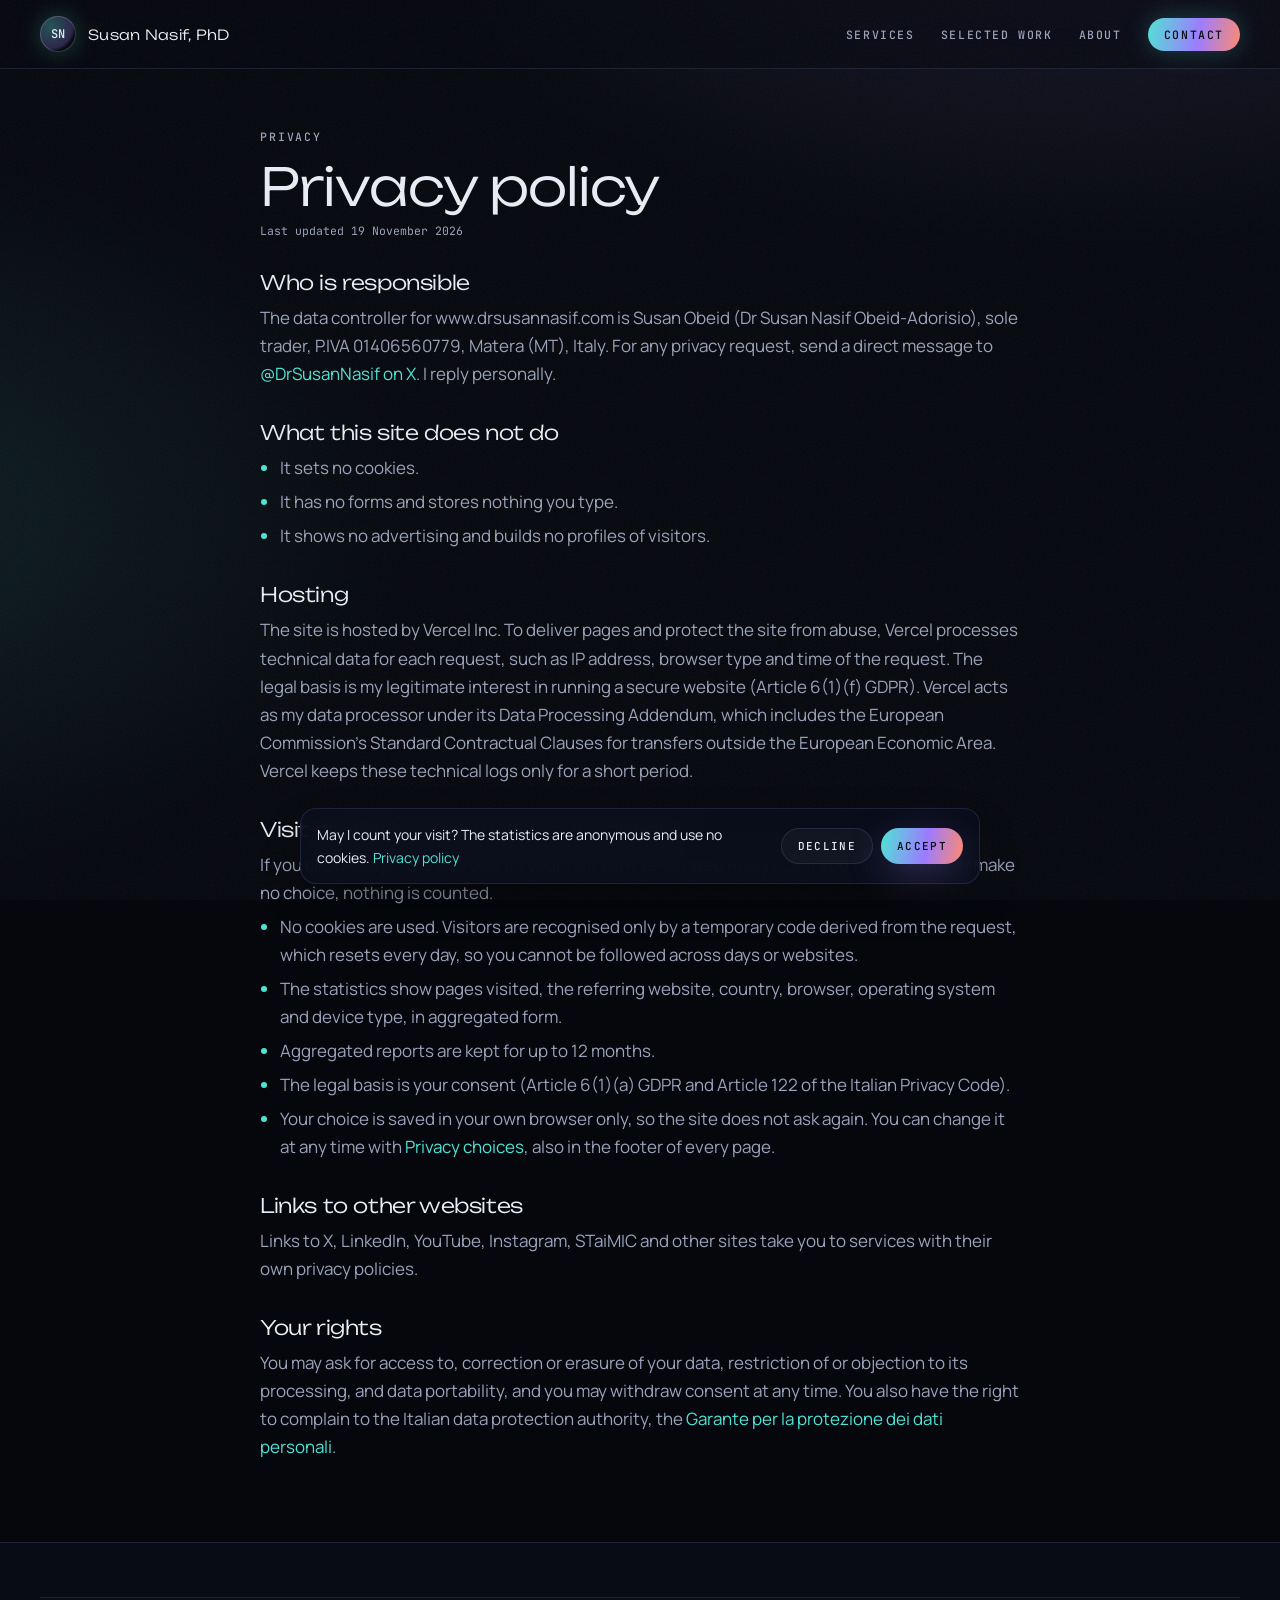
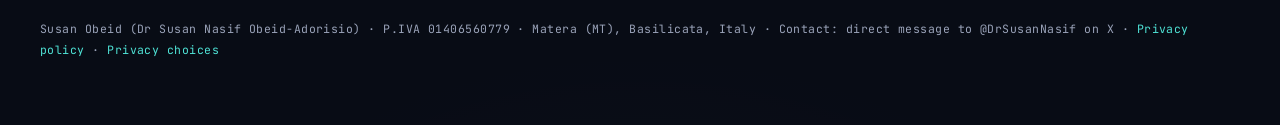
<file: privacy.html>
<!DOCTYPE html>
<html lang="en-GB">
<head>
<meta charset="utf-8">
<meta name="viewport" content="width=device-width, initial-scale=1">
<title>Privacy Policy · Dr Susan Nasif</title>
<meta name="description" content="How www.drsusannasif.com handles personal data: hosting, anonymous visit statistics with consent, and your rights under the GDPR.">
<meta name="theme-color" content="#05070D">
<link rel="canonical" href="https://www.drsusannasif.com/privacy.html">
<link rel="icon" href="favicon.svg" type="image/svg+xml">
<link rel="stylesheet" href="assets/site.css">
</head>
<body>
<a class="skip" href="#main">Skip to content</a>
<header class="top">
  <div class="wrap">
    <a class="mark" href="index.html" aria-label="Dr Susan Nasif, home"><i>SN</i><span>Susan Nasif, PhD</span></a>
    <nav class="nav" aria-label="Main">
      <a href="index.html#services">Services</a>
      <a href="index.html#work">Selected work</a>
      <a href="about.html">About</a>
      <a class="cta" href="index.html#contact">Contact</a>
    </nav>
  </div>
</header>

<main id="main">
<section class="legal-page">
  <div class="wrap prose">
    <p class="label">Privacy</p>
    <h1>Privacy policy</h1>
    <p class="hint">Last updated 19 November 2026</p>

    <h2>Who is responsible</h2>
    <p>The data controller for www.drsusannasif.com is Susan Obeid (Dr Susan Nasif Obeid-Adorisio), sole trader, P.IVA 01406560779, Matera (MT), Italy. For any privacy request, send a direct message to <a href="https://x.com/DrSusanNasif">@DrSusanNasif on X</a>. I reply personally.</p>

    <h2>What this site does not do</h2>
    <ul>
      <li>It sets no cookies.</li>
      <li>It has no forms and stores nothing you type.</li>
      <li>It shows no advertising and builds no profiles of visitors.</li>
    </ul>

    <h2>Hosting</h2>
    <p>The site is hosted by Vercel Inc. To deliver pages and protect the site from abuse, Vercel processes technical data for each request, such as IP address, browser type and time of the request. The legal basis is my legitimate interest in running a secure website (Article 6(1)(f) GDPR). Vercel acts as my data processor under its Data Processing Addendum, which includes the European Commission’s Standard Contractual Clauses for transfers outside the European Economic Area. Vercel keeps these technical logs only for a short period.</p>

    <h2>Visit statistics, only with your consent</h2>
    <p>If you click Accept, the site counts your visit with Vercel Web Analytics. If you click Decline, or make no choice, nothing is counted.</p>
    <ul>
      <li>No cookies are used. Visitors are recognised only by a temporary code derived from the request, which resets every day, so you cannot be followed across days or websites.</li>
      <li>The statistics show pages visited, the referring website, country, browser, operating system and device type, in aggregated form.</li>
      <li>Aggregated reports are kept for up to 12 months.</li>
      <li>The legal basis is your consent (Article 6(1)(a) GDPR and Article 122 of the Italian Privacy Code).</li>
      <li>Your choice is saved in your own browser only, so the site does not ask again. You can change it at any time with <a href="#" data-consent-reset>Privacy choices</a>, also in the footer of every page.</li>
    </ul>

    <h2>Links to other websites</h2>
    <p>Links to X, LinkedIn, YouTube, Instagram, STaiMIC and other sites take you to services with their own privacy policies.</p>

    <h2>Your rights</h2>
    <p>You may ask for access to, correction or erasure of your data, restriction of or objection to its processing, and data portability, and you may withdraw consent at any time. You also have the right to complain to the Italian data protection authority, the <a href="https://www.garanteprivacy.it/">Garante per la protezione dei dati personali</a>.</p>
  </div>
</section>
</main>

<footer>
  <div class="wrap">
    <p class="legal">Susan Obeid (Dr Susan Nasif Obeid-Adorisio) · P.IVA 01406560779 · Matera (MT), Basilicata, Italy · Contact: direct message to @DrSusanNasif on X · <a href="privacy.html">Privacy policy</a> · <a href="#" data-consent-reset>Privacy choices</a></p>
  </div>
</footer>
<script src="assets/consent.js"></script>
</body>
</html>
</file>
<file: assets/site.css>
/* drsusannasif.com · dark, futuristic, bioluminescent
   Layout idea: a deep-space lab. Glass panels float over a living field of virions; teal and violet carry the science, coral (from the comic covers) carries the story. */
:root {
  --bg: #05070D;
  --bg-2: #0A0F1C;
  --glass: rgba(255, 255, 255, 0.035);
  --glass-2: rgba(255, 255, 255, 0.06);
  --line: rgba(150, 175, 255, 0.14);
  --text: #E9EDF6;
  --muted: #9AA3B9;
  --teal: #4FE3D6;
  --violet: #9C7BFF;
  --coral: #FF8A70;
  --grad: linear-gradient(100deg, #4FE3D6 0%, #9C7BFF 55%, #FF8A70 100%);
  --display: "Unbounded", "Segoe UI", system-ui, sans-serif;
  --body: "Manrope", "Segoe UI", system-ui, -apple-system, sans-serif;
  --mono: "JetBrains Mono", ui-monospace, Menlo, monospace;
  --wrap: 1200px;
  --r: 18px;
  color-scheme: dark;
}

@font-face { font-family: "Unbounded"; font-weight: 300; font-display: swap; src: url("fonts/unbounded-latin-300-normal.woff2") format("woff2"); }
@font-face { font-family: "Unbounded"; font-weight: 500; font-display: swap; src: url("fonts/unbounded-latin-500-normal.woff2") format("woff2"); }
@font-face { font-family: "Manrope"; font-weight: 400; font-display: swap; src: url("fonts/manrope-latin-400-normal.woff2") format("woff2"); }
@font-face { font-family: "Manrope"; font-weight: 500; font-display: swap; src: url("fonts/manrope-latin-500-normal.woff2") format("woff2"); }
@font-face { font-family: "Manrope"; font-weight: 700; font-display: swap; src: url("fonts/manrope-latin-700-normal.woff2") format("woff2"); }
@font-face { font-family: "JetBrains Mono"; font-weight: 400; font-display: swap; src: url("fonts/jetbrains-mono-latin-400-normal.woff2") format("woff2"); }
@font-face { font-family: "JetBrains Mono"; font-weight: 500; font-display: swap; src: url("fonts/jetbrains-mono-latin-500-normal.woff2") format("woff2"); }

*, *::before, *::after { box-sizing: border-box; }
html { scroll-behavior: smooth; -webkit-text-size-adjust: 100%; background: var(--bg); }
body {
  margin: 0;
  background:
    radial-gradient(1200px 700px at 85% -10%, rgba(156, 123, 255, 0.16), transparent 60%),
    radial-gradient(900px 600px at -10% 30%, rgba(79, 227, 214, 0.10), transparent 60%),
    radial-gradient(900px 700px at 50% 120%, rgba(255, 138, 112, 0.08), transparent 60%),
    var(--bg);
  color: var(--text);
  font-family: var(--body);
  font-size: 17px;
  line-height: 1.65;
  -webkit-font-smoothing: antialiased;
}
body::before { /* film grain */
  content: ""; position: fixed; inset: 0; pointer-events: none; z-index: 60; opacity: 0.06;
  background-image: url("data:image/svg+xml,%3Csvg xmlns='http://www.w3.org/2000/svg' width='160' height='160'%3E%3Cfilter id='n'%3E%3CfeTurbulence type='fractalNoise' baseFrequency='.9' numOctaves='2' stitchTiles='stitch'/%3E%3C/filter%3E%3Crect width='100%25' height='100%25' filter='url(%23n)'/%3E%3C/svg%3E");
}
img { max-width: 100%; height: auto; display: block; }
a { color: var(--teal); text-decoration: none; background: linear-gradient(currentColor, currentColor) 0 100% / 0 1px no-repeat; transition: background-size 0.3s, color 0.2s; }
a:hover { background-size: 100% 1px; color: #fff; }
:focus-visible { outline: 2px solid var(--teal); outline-offset: 3px; border-radius: 4px; }
h1, h2, h3, h4 { font-family: var(--display); font-weight: 300; line-height: 1.1; margin: 0; text-wrap: balance; letter-spacing: -0.02em; }
p { margin: 0; }
.wrap { width: min(var(--wrap), 100% - 40px); margin-inline: auto; }
.skip { position: absolute; left: -999px; }
.skip:focus { left: 16px; top: 16px; background: var(--teal); color: var(--bg); padding: 8px 12px; z-index: 80; }
.grad { background: var(--grad); -webkit-background-clip: text; background-clip: text; color: transparent; }
.label { font: 500 11.5px var(--mono); letter-spacing: 0.16em; text-transform: uppercase; color: var(--muted); }
.label b { color: var(--teal); font-weight: 500; }
.preview-note { position: relative; z-index: 30; background: rgba(156, 123, 255, 0.14); color: var(--text); font: 400 11.5px var(--mono); letter-spacing: 0.08em; text-align: center; padding: 7px 16px; border-bottom: 1px solid var(--line); }

/* Header */
.top { position: sticky; top: 0; z-index: 40; background: rgba(5, 7, 13, 0.6); backdrop-filter: blur(18px) saturate(140%); -webkit-backdrop-filter: blur(18px) saturate(140%); border-bottom: 1px solid var(--line); }
.top .wrap { display: flex; align-items: center; justify-content: space-between; gap: 20px; min-height: 68px; }
.mark { display: flex; align-items: center; gap: 12px; color: var(--text); background: none; }
.mark:hover { color: var(--text); }
.mark i { position: relative; display: grid; place-items: center; width: 36px; height: 36px; border-radius: 50%; font: 500 12px var(--mono); font-style: normal; color: var(--text); background: radial-gradient(circle at 30% 30%, rgba(79, 227, 214, 0.35), rgba(156, 123, 255, 0.25) 60%, transparent 70%); box-shadow: inset 0 0 0 1px rgba(255, 255, 255, 0.18), 0 0 24px rgba(79, 227, 214, 0.25); }
.mark span { font: 300 14px var(--display); letter-spacing: 0.02em; }
.nav { display: flex; align-items: center; gap: 26px; }
.nav a { font: 500 11.5px var(--mono); letter-spacing: 0.14em; text-transform: uppercase; color: var(--muted); }
.nav a:hover { color: var(--text); }
.nav a.cta { color: var(--bg); background: var(--grad); padding: 9px 16px; border-radius: 999px; font-weight: 500; box-shadow: 0 0 26px rgba(79, 227, 214, 0.25); }
.nav a.cta:hover { color: var(--bg); box-shadow: 0 0 36px rgba(156, 123, 255, 0.45); }

/* Hero */
.hero { position: relative; overflow: hidden; padding: 84px 0 72px; isolation: isolate; }
#field { position: absolute; inset: 0; width: 100%; height: 100%; z-index: -1; opacity: 0.9; }
.hero .wrap { display: grid; grid-template-columns: 1.15fr 0.85fr; gap: 56px; align-items: center; }
.chip { display: inline-flex; align-items: center; gap: 10px; padding: 7px 14px 7px 10px; border-radius: 999px; background: var(--glass); border: 1px solid var(--line); font: 500 11.5px var(--mono); letter-spacing: 0.12em; text-transform: uppercase; color: var(--muted); }
.chip::before { content: ""; width: 8px; height: 8px; border-radius: 50%; background: var(--teal); box-shadow: 0 0 12px var(--teal); animation: pulse 2.4s ease-in-out infinite; }
@keyframes pulse { 50% { opacity: 0.35; } }
.hero h1 { font-size: clamp(40px, 6vw, 82px); margin: 26px 0 24px; }
.hero h1 .grad { font-weight: 500; }
.hero .lede { font-size: 19px; color: var(--muted); max-width: 34em; }
.actions { display: flex; gap: 14px; flex-wrap: wrap; margin-top: 34px; }
.btn { display: inline-flex; align-items: center; gap: 10px; font: 500 12.5px var(--mono); letter-spacing: 0.12em; text-transform: uppercase; padding: 15px 22px; border-radius: 999px; border: 1px solid var(--line); color: var(--text); background: var(--glass); cursor: pointer; transition: box-shadow 0.25s, transform 0.25s, border-color 0.25s; }
.btn:hover { color: var(--text); border-color: rgba(79, 227, 214, 0.6); box-shadow: 0 0 30px rgba(79, 227, 214, 0.2); transform: translateY(-1px); background-size: 0; }
.btn.solid { background: var(--grad); color: var(--bg); border: 0; box-shadow: 0 10px 40px -10px rgba(156, 123, 255, 0.6); }
.btn.solid:hover { color: var(--bg); box-shadow: 0 0 44px rgba(79, 227, 214, 0.45); }
.stats { display: grid; grid-template-columns: repeat(4, 1fr); gap: 12px; margin-top: 48px; }
.stats div { background: var(--glass); border: 1px solid var(--line); border-radius: 14px; padding: 14px 16px; backdrop-filter: blur(8px); }
.stats strong { display: block; font: 300 30px var(--display); background: var(--grad); -webkit-background-clip: text; background-clip: text; color: transparent; font-variant-numeric: tabular-nums; }
.stats span { font: 400 11px var(--mono); letter-spacing: 0.08em; text-transform: uppercase; color: var(--muted); }

/* Portrait orbit */
.orbit { position: relative; aspect-ratio: 1 / 1; width: 100%; max-width: 480px; justify-self: center; margin: 0; }
.orbit .ring { position: absolute; inset: 0; border-radius: 50%; }
.orbit .ring.r1 { background: conic-gradient(from 0deg, #4FE3D6, #9C7BFF, #FF8A70, #4FE3D6); padding: 2px; -webkit-mask: radial-gradient(farthest-side, transparent calc(100% - 2px), #000 calc(100% - 1px)); mask: radial-gradient(farthest-side, transparent calc(100% - 2px), #000 calc(100% - 1px)); animation: spin 18s linear infinite; filter: drop-shadow(0 0 14px rgba(79, 227, 214, 0.45)); }
.orbit .ring.r2 { inset: -26px; border: 1px dashed rgba(156, 123, 255, 0.35); animation: spin 60s linear infinite reverse; }
.orbit .ring.r3 { inset: -54px; border: 1px solid rgba(79, 227, 214, 0.10); }
.orbit .ring.r2::after { content: ""; position: absolute; top: 50%; left: -5px; width: 10px; height: 10px; border-radius: 50%; background: var(--coral); box-shadow: 0 0 18px var(--coral); }
@keyframes spin { to { transform: rotate(360deg); } }
.orbit img { position: absolute; inset: 10px; width: calc(100% - 20px); height: calc(100% - 20px); border-radius: 50%; object-fit: cover; filter: saturate(0.95) contrast(1.04); }
.orbit .vignette { position: absolute; inset: 10px; border-radius: 50%; background: radial-gradient(circle at 50% 40%, transparent 55%, rgba(5, 7, 13, 0.55) 100%); box-shadow: inset 0 0 60px rgba(156, 123, 255, 0.25); }
.tag { position: absolute; padding: 8px 12px; border-radius: 12px; background: rgba(10, 15, 28, 0.72); border: 1px solid var(--line); backdrop-filter: blur(10px); font: 500 11px var(--mono); letter-spacing: 0.08em; color: var(--text); white-space: nowrap; box-shadow: 0 10px 30px -12px rgba(0, 0, 0, 0.8); }
.tag small { display: block; color: var(--muted); font-size: 10px; letter-spacing: 0.12em; text-transform: uppercase; }
.tag.t1 { top: 6%; left: -8%; }
.tag.t2 { bottom: 14%; right: -10%; }
.tag.t3 { bottom: -2%; left: 6%; }

/* Sections */
section { position: relative; padding: 110px 0; }
.head { display: grid; grid-template-columns: 1fr 1fr; gap: 48px; align-items: end; margin-bottom: 52px; }
.idx { display: flex; align-items: center; gap: 14px; }
.idx::after { content: ""; height: 1px; width: 80px; background: var(--grad); }
.head h2 { font-size: clamp(30px, 4vw, 54px); margin-top: 18px; }
.head p { color: var(--muted); max-width: 36em; }

.panel { background: linear-gradient(180deg, rgba(255, 255, 255, 0.055), rgba(255, 255, 255, 0.02)); border: 1px solid var(--line); border-radius: var(--r); backdrop-filter: blur(12px); -webkit-backdrop-filter: blur(12px); position: relative; overflow: hidden; }
.panel::before { content: ""; position: absolute; inset: 0; border-radius: inherit; padding: 1px; background: linear-gradient(140deg, rgba(79, 227, 214, 0.45), transparent 35%, transparent 65%, rgba(156, 123, 255, 0.45)); -webkit-mask: linear-gradient(#000 0 0) content-box, linear-gradient(#000 0 0); -webkit-mask-composite: xor; mask-composite: exclude; opacity: 0; transition: opacity 0.35s; pointer-events: none; }
.panel:hover::before { opacity: 1; }

/* Doors */
.doors { display: grid; grid-template-columns: repeat(4, 1fr); gap: 16px; }
.door { padding: 26px 22px; display: flex; flex-direction: column; gap: 12px; color: var(--text); min-height: 270px; transition: transform 0.3s; background-size: auto; }
.door:hover { transform: translateY(-4px); color: var(--text); }
.door .n { font: 300 34px var(--display); color: transparent; -webkit-text-stroke: 1px rgba(156, 123, 255, 0.6); }
.door h3 { font-size: 20px; font-weight: 300; }
.door p { color: var(--muted); font-size: 15px; flex: 1; }
.go { font: 500 11.5px var(--mono); letter-spacing: 0.14em; text-transform: uppercase; color: var(--teal); }

/* Flagship */
.flagship { display: grid; grid-template-columns: 1.25fr 1fr; gap: 52px; align-items: center; padding: 36px; }
.covers { display: grid; grid-template-columns: repeat(3, 1fr); gap: 18px; perspective: 1200px; }
.cover { color: var(--text); background: none; }
.cover:hover { color: var(--text); }
.cover img { width: 100%; aspect-ratio: 616 / 873; object-fit: cover; border-radius: 10px; box-shadow: 0 30px 60px -28px rgba(0, 0, 0, 0.95), 0 0 0 1px rgba(255, 255, 255, 0.08); transition: transform 0.45s cubic-bezier(.2,.7,.2,1), box-shadow 0.45s; transform: rotateY(-8deg); }
.cover:nth-child(2) img { transform: rotateY(0) translateY(-14px); }
.cover:nth-child(3) img { transform: rotateY(8deg); }
.cover:hover img { transform: rotateY(0) translateY(-8px) scale(1.03); box-shadow: 0 30px 70px -20px rgba(156, 123, 255, 0.6), 0 0 0 1px rgba(79, 227, 214, 0.5); }
.cover span { display: block; margin-top: 14px; font: 400 11.5px var(--mono); letter-spacing: 0.08em; color: var(--muted); text-align: center; }
.facts { display: grid; gap: 20px; }
.facts h3.big { font-size: 26px; }
.fact { padding-left: 18px; border-left: 2px solid; border-image: linear-gradient(var(--teal), var(--violet)) 1; }
.fact h4 { font: 500 16px var(--body); margin-bottom: 4px; color: var(--text); letter-spacing: 0; }
.fact p { color: var(--muted); font-size: 15.5px; }

/* Bento */
.bento { display: grid; grid-template-columns: repeat(6, 1fr); gap: 16px; margin-top: 16px; }
.tile { padding: 26px 24px; display: flex; flex-direction: column; gap: 10px; grid-column: span 2; }
.tile.w3 { grid-column: span 3; }
.tile.w4 { grid-column: span 4; }
.tile h3 { font-size: 19px; font-weight: 300; }
.tile p { color: var(--muted); font-size: 15.5px; }
.tile .links { margin-top: auto; display: flex; gap: 16px; flex-wrap: wrap; padding-top: 8px; }
.tile .links a, .more { font: 500 11.5px var(--mono); letter-spacing: 0.12em; text-transform: uppercase; }
.tile.glow { background: radial-gradient(120% 120% at 100% 0%, rgba(255, 138, 112, 0.18), transparent 50%), linear-gradient(180deg, rgba(255, 255, 255, 0.055), rgba(255, 255, 255, 0.02)); }
.strip { display: grid; grid-template-columns: repeat(4, 1fr); gap: 10px; }
.strip img { width: 100%; aspect-ratio: 1 / 0.92; object-fit: cover; border-radius: 10px; }
.caption { font: 400 12px var(--mono); letter-spacing: 0.04em; color: var(--muted); margin-top: 6px; }
.viruses { display: grid; grid-template-columns: repeat(6, 1fr); gap: 10px; }
.viruses figure { margin: 0; text-align: center; }
.viruses img { border-radius: 50%; background: radial-gradient(circle, rgba(255, 255, 255, 0.95) 55%, rgba(255, 255, 255, 0.75)); padding: 6px; box-shadow: 0 0 22px rgba(79, 227, 214, 0.18); transition: transform 0.4s; }
.viruses figure:hover img { transform: rotate(-12deg) scale(1.08); }
.viruses figcaption { font: 400 10.5px var(--mono); color: var(--muted); letter-spacing: 0.08em; margin-top: 8px; }

/* Impact */
.impact { display: grid; grid-template-columns: repeat(2, 1fr); gap: 16px; }
.metric { padding: 30px 28px; }
.metric h3 { font-size: 24px; margin: 12px 0 10px; }
.metric p { color: var(--muted); font-size: 15.5px; }
.globe { margin-top: 16px; padding: 28px; display: grid; grid-template-columns: repeat(4, 1fr); gap: 24px; }
.globe h4 { font: 500 12px var(--mono); letter-spacing: 0.16em; text-transform: uppercase; margin-bottom: 12px; display: flex; align-items: center; gap: 10px; }
.globe h4::before { content: ""; width: 9px; height: 9px; border-radius: 50%; background: var(--c, var(--teal)); box-shadow: 0 0 14px var(--c, var(--teal)); }
.globe ul { margin: 0; padding: 0; list-style: none; font-size: 15px; color: var(--muted); }
.globe li + li { margin-top: 6px; }

/* Timeline */
.timeline { position: relative; display: grid; gap: 18px; padding-left: 34px; }
.timeline::before { content: ""; position: absolute; left: 8px; top: 8px; bottom: 8px; width: 2px; background: linear-gradient(var(--teal), var(--violet), var(--coral)); border-radius: 2px; opacity: 0.7; }
.role { padding: 26px 28px; display: grid; grid-template-columns: 170px 1fr; gap: 28px; }
.role::after { content: ""; position: absolute; left: -33px; top: 32px; width: 14px; height: 14px; border-radius: 50%; background: var(--bg); border: 2px solid var(--teal); box-shadow: 0 0 16px var(--teal); }
.role { overflow: visible; }
.role .when { font: 500 12.5px var(--mono); letter-spacing: 0.06em; color: var(--teal); padding-top: 4px; }
.role h3 { font-size: 21px; }
.role .org { font: 400 12px var(--mono); letter-spacing: 0.1em; text-transform: uppercase; color: var(--muted); margin: 8px 0 12px; }
.role ul { margin: 0; padding-left: 18px; color: var(--muted); font-size: 15.5px; }
.role li { margin: 6px 0; }
.role li::marker { color: var(--violet); }

/* Record bento */
.record { display: grid; grid-template-columns: repeat(3, 1fr); gap: 16px; }
.block { padding: 26px 24px; }
.block h3 { font: 500 11.5px var(--mono); letter-spacing: 0.16em; text-transform: uppercase; margin-bottom: 16px; }
.block ul { margin: 0; padding: 0; list-style: none; }
.block li { padding: 10px 0; border-top: 1px solid rgba(150, 175, 255, 0.08); font-size: 15px; color: var(--text); }
.block li:first-child { border-top: 0; padding-top: 0; }
.block li small { display: block; font: 400 11.5px var(--mono); color: var(--muted); letter-spacing: 0.04em; margin-top: 3px; }
.refs li { font-size: 13.5px; color: var(--muted); }

/* Contact */
.contact { display: grid; grid-template-columns: 1fr 1fr; gap: 16px; }
.contact .lead { padding: 40px 36px; display: flex; flex-direction: column; gap: 22px; background: radial-gradient(120% 120% at 0% 0%, rgba(79, 227, 214, 0.16), transparent 50%), radial-gradient(120% 120% at 100% 100%, rgba(156, 123, 255, 0.2), transparent 55%), linear-gradient(180deg, rgba(255, 255, 255, 0.055), rgba(255, 255, 255, 0.02)); }
.contact h2 { font-size: clamp(30px, 3.8vw, 50px); }
.notice { display: flex; gap: 14px; align-items: flex-start; padding: 16px 18px; border-radius: 14px; background: rgba(255, 138, 112, 0.08); border: 1px solid rgba(255, 138, 112, 0.35); font-size: 15px; color: var(--text); }
.notice::before { content: "!"; flex: none; display: grid; place-items: center; width: 24px; height: 24px; border-radius: 50%; background: var(--coral); color: var(--bg); font: 700 13px var(--body); }
.offer { display: grid; gap: 14px; }
.offer div strong { display: block; font: 300 17px var(--display); margin-bottom: 2px; }
.offer div span { color: var(--muted); font-size: 15px; }
.builder { padding: 32px 30px; display: grid; grid-template-columns: 1fr 1fr; gap: 16px; align-content: start; }
.builder .full { grid-column: 1 / -1; }
.builder label { display: grid; gap: 7px; font: 500 11px var(--mono); letter-spacing: 0.12em; text-transform: uppercase; color: var(--muted); }
.builder input, .builder select, .builder textarea { font: 400 15.5px var(--body); color: var(--text); background: rgba(5, 7, 13, 0.6); border: 1px solid var(--line); border-radius: 10px; padding: 11px 12px; width: 100%; letter-spacing: 0; text-transform: none; }
.builder input:focus, .builder select:focus, .builder textarea:focus { outline: none; border-color: var(--teal); box-shadow: 0 0 0 3px rgba(79, 227, 214, 0.15); }
.builder textarea { min-height: 96px; resize: vertical; }
.builder output { display: block; white-space: pre-wrap; font: 400 13.5px var(--mono); color: var(--text); background: rgba(5, 7, 13, 0.7); border: 1px dashed rgba(156, 123, 255, 0.45); border-radius: 12px; padding: 14px 16px; min-height: 120px; }
.row { display: flex; gap: 12px; flex-wrap: wrap; align-items: center; }
.hint { font: 400 11.5px var(--mono); color: var(--muted); }

/* Footer */
footer { border-top: 1px solid var(--line); padding: 54px 0 64px; background: rgba(10, 15, 28, 0.6); }
footer .wrap { display: grid; grid-template-columns: 1.3fr 1fr 1fr; gap: 32px; }
footer h4 { font: 500 11.5px var(--mono); letter-spacing: 0.16em; text-transform: uppercase; color: var(--muted); margin-bottom: 12px; }
footer ul { list-style: none; margin: 0; padding: 0; font-size: 15px; }
footer li { margin: 6px 0; }
footer .legal { grid-column: 1 / -1; font: 400 11.5px var(--mono); color: var(--muted); letter-spacing: 0.04em; border-top: 1px solid var(--line); padding-top: 20px; line-height: 1.9; }

@media (max-width: 1040px) {
  .hero .wrap, .flagship, .head, .contact { grid-template-columns: 1fr; }
  .orbit { max-width: 400px; margin-top: 30px; }
  .doors { grid-template-columns: repeat(2, 1fr); }
  .record { grid-template-columns: repeat(2, 1fr); }
  .globe { grid-template-columns: repeat(2, 1fr); }
  .bento { grid-template-columns: repeat(2, 1fr); }
  .tile, .tile.w3, .tile.w4 { grid-column: span 1; }
  .tile.wide-m { grid-column: 1 / -1; }
  footer .wrap { grid-template-columns: 1fr 1fr; }
}
@media (max-width: 640px) {
  body { font-size: 16px; }
  .nav a:not(.cta) { display: none; }
  section { padding: 76px 0; }
  .stats { grid-template-columns: repeat(2, 1fr); }
  .doors, .record, .impact, .globe, .bento, .builder { grid-template-columns: 1fr; }
  .flagship { padding: 22px; }
  .covers { gap: 10px; }
  .viruses { grid-template-columns: repeat(3, 1fr); }
  .role { grid-template-columns: 1fr; gap: 6px; padding: 22px; }
  .tag.t1 { left: -2%; } .tag.t2 { right: -2%; }
  footer .wrap { grid-template-columns: 1fr; }
}
@media (prefers-reduced-motion: reduce) {
  html { scroll-behavior: auto; }
  *, *::before, *::after { animation: none !important; transition: none !important; }
}

/* Venture */
.initiative { display: grid; grid-template-columns: 1fr 1fr; gap: 40px; padding: 44px 40px; background: radial-gradient(90% 120% at 0% 0%, rgba(156, 123, 255, 0.18), transparent 55%), radial-gradient(80% 100% at 100% 100%, rgba(79, 227, 214, 0.14), transparent 55%), linear-gradient(180deg, rgba(255, 255, 255, 0.055), rgba(255, 255, 255, 0.02)); }
.v-text { display: flex; flex-direction: column; gap: 20px; }
.v-text h2 { font-size: clamp(30px, 3.8vw, 50px); }
.v-text > p { color: var(--muted); }
.flow { display: flex; align-items: center; flex-wrap: wrap; gap: 8px; font: 500 11px var(--mono); letter-spacing: 0.12em; text-transform: uppercase; }
.flow span { padding: 7px 11px; border: 1px solid var(--line); border-radius: 999px; background: rgba(5, 7, 13, 0.5); color: var(--text); }
.flow span.end { background: var(--grad); color: var(--bg); border: 0; }
.flow i { width: 18px; height: 1px; background: linear-gradient(90deg, var(--teal), var(--violet)); position: relative; }
.flow i::after { content: ""; position: absolute; right: -2px; top: -3px; border: 3.5px solid transparent; border-left-color: var(--violet); }
.pillars { display: grid; grid-template-columns: repeat(4, 1fr); gap: 8px; }
.pillars span { text-align: center; padding: 12px 6px; border-radius: 12px; border: 1px solid var(--line); font: 300 15px var(--display); background: rgba(255, 255, 255, 0.03); }
.v-grid { display: grid; grid-template-columns: 1fr 1fr; gap: 12px; align-content: center; }
.v-card { padding: 20px 18px; border-radius: 14px; background: rgba(5, 7, 13, 0.55); border: 1px solid var(--line); display: flex; flex-direction: column; gap: 8px; }
.v-card h3 { font-size: 16px; font-weight: 300; line-height: 1.25; }
.v-card p { color: var(--muted); font-size: 14px; }
.tile.w6 { grid-column: 1 / -1; }

/* Events */
.events { display: grid; grid-template-columns: repeat(3, 1fr); gap: 16px; }
.event { display: grid; grid-template-columns: 96px 1fr; gap: 20px; padding: 26px 24px; align-items: start; }
.event .date { text-align: center; padding: 14px 6px; border-radius: 14px; background: rgba(5, 7, 13, 0.6); border: 1px solid var(--line); }
.event .date strong { display: block; font: 300 40px var(--display); line-height: 1; background: var(--grad); -webkit-background-clip: text; background-clip: text; color: transparent; }
.event .date span { font: 400 10.5px var(--mono); letter-spacing: 0.1em; text-transform: uppercase; color: var(--muted); }
.event h3 { font-size: 18px; margin: 10px 0 6px; }
.event p { color: var(--muted); font-size: 14.5px; margin-bottom: 10px; }
.pending { display: inline-flex; align-items: center; gap: 8px; font: 500 10.5px var(--mono); letter-spacing: 0.12em; text-transform: uppercase; color: var(--coral); padding: 5px 10px; border-radius: 999px; border: 1px solid rgba(255, 138, 112, 0.4); background: rgba(255, 138, 112, 0.08); }
.pending::before { content: ""; width: 7px; height: 7px; border-radius: 50%; background: var(--coral); box-shadow: 0 0 10px var(--coral); animation: pulse 2s ease-in-out infinite; }
@media (max-width: 1040px) { .initiative { grid-template-columns: 1fr; padding: 30px 24px; } .events { grid-template-columns: 1fr; } .tile.w6 { grid-column: 1 / -1; } }
@media (max-width: 640px) { .v-grid, .pillars { grid-template-columns: 1fr 1fr; } .event { grid-template-columns: 80px 1fr; } }
.tile.w6 .viruses { max-width: 720px; }

/* Doors: consistent colour per activity */
.d1 { --door: #FF8A70; } .d2 { --door: #4FE3D6; } .d3 { --door: #9C7BFF; }
.door-tag { display: inline-flex; align-items: center; gap: 8px; font: 500 11px var(--mono); letter-spacing: 0.14em; text-transform: uppercase; color: var(--door); padding: 5px 11px; border-radius: 999px; border: 1px solid color-mix(in srgb, var(--door) 45%, transparent); background: color-mix(in srgb, var(--door) 9%, transparent); width: fit-content; }
.door-tag::before { content: ""; width: 7px; height: 7px; border-radius: 50%; background: var(--door); box-shadow: 0 0 10px var(--door); }
.door-tag.d1 { --door: #FF8A70; } .door-tag.d2 { --door: #4FE3D6; } .door-tag.d3 { --door: #9C7BFF; }
.head .door-tag + h2 { margin-top: 18px; }
.zone { --zone: var(--door); }
.zone::before { content: ""; position: absolute; left: 0; top: 110px; bottom: 110px; width: 3px; background: linear-gradient(transparent, var(--door), transparent); opacity: 0.8; }
.doors3 { display: grid; grid-template-columns: repeat(3, 1fr); gap: 18px; }
.door3 { padding: 30px 26px; display: flex; flex-direction: column; gap: 14px; border-top: 2px solid var(--door); background: radial-gradient(120% 80% at 50% 0%, color-mix(in srgb, var(--door) 16%, transparent), transparent 60%), linear-gradient(180deg, rgba(255, 255, 255, 0.055), rgba(255, 255, 255, 0.02)); }
.door3 .n { font: 300 46px var(--display); color: transparent; -webkit-text-stroke: 1px var(--door); line-height: 1; }
.door3 h3 { font-size: 22px; }
.door3 > p { color: var(--muted); font-size: 15.5px; flex: 1; }
.phase { display: inline-block; vertical-align: middle; font: 500 10px var(--mono); letter-spacing: 0.12em; text-transform: uppercase; color: var(--bg); background: var(--door); padding: 3px 8px; border-radius: 999px; margin-left: 6px; }
.paths { display: grid; gap: 10px; }
.paths a { display: block; padding: 13px 14px; border-radius: 12px; border: 1px solid color-mix(in srgb, var(--door) 35%, transparent); background: rgba(5, 7, 13, 0.55); color: var(--text); font-size: 15px; transition: transform 0.25s, border-color 0.25s, box-shadow 0.25s; }
.paths a:hover { color: var(--text); background-size: 0; transform: translateX(4px); border-color: var(--door); box-shadow: 0 0 24px color-mix(in srgb, var(--door) 30%, transparent); }
.paths small { display: block; font: 500 10px var(--mono); letter-spacing: 0.14em; text-transform: uppercase; color: var(--door); margin-bottom: 2px; }
.event { border-left: 2px solid var(--door); }
.event .door-tag { display: flex; margin-top: 8px; }
.tags { display: flex; gap: 8px; flex-wrap: wrap; margin-bottom: 10px; }
.offer .door-tag { margin-bottom: 6px; }
.v-card.wide { grid-column: 1 / -1; }
@media (max-width: 1040px) { .doors3 { grid-template-columns: 1fr; } .zone::before { display: none; } }
.event .door-tag { white-space: nowrap; }

/* Mobile polish: no overflow, no dead space */
@media (max-width: 640px) {
  .wrap { width: calc(100% - 32px); }
  .hero { padding: 40px 0 36px; }
  .hero h1 { margin: 18px 0 16px; }
  .actions { margin-top: 24px; }
  .actions .btn { width: 100%; justify-content: center; text-align: center; }
  .stats { margin-top: 28px; }
  .orbit { width: min(78vw, 300px); margin: 40px auto 34px; }
  .orbit .ring.r2 { inset: -14px; }
  .orbit .ring.r3 { inset: -28px; }
  .tag { font-size: 10px; padding: 6px 9px; }
  .tag small { font-size: 9px; }
  .tag.t1 { top: 2%; left: -6%; }
  .tag.t2 { bottom: 12%; right: -6%; }
  .tag.t3 { bottom: -8%; left: 8%; }
  section { padding: 44px 0; }
  .head { gap: 14px; margin-bottom: 26px; }
  .head h2 { margin-top: 12px; }
  .doors3, .events, .bento, .record, .impact, .timeline { gap: 12px; }
  .door3 { padding: 22px 18px; }
  .flagship { gap: 26px; }
  .cover span { font-size: 10px; letter-spacing: 0.04em; }
  .event { padding: 20px 16px; gap: 14px; }
  .initiative { padding: 24px 18px; gap: 24px; }
  .v-grid { grid-template-columns: 1fr; }
  .tile, .metric, .block { padding: 20px 18px; }
  .globe { padding: 20px 18px; gap: 18px; }
  .timeline { padding-left: 22px; }
  .timeline::before { left: 4px; }
  .role::after { left: -24px; top: 26px; width: 12px; height: 12px; }
  .contact .lead, .builder { padding: 24px 18px; }
  .row .btn { flex: 1 1 auto; justify-content: center; }
  footer { padding: 36px 0 44px; }
}
@media (min-width: 641px) and (max-width: 1040px) {
  section { padding: 72px 0; }
  .head { gap: 18px; margin-bottom: 34px; }
  .hero { padding: 60px 0 48px; }
}
.nav a, .mark span { white-space: nowrap; }
@media (max-width: 1040px) { .nav { gap: 18px; } .nav a[href="#communication"], .nav a[href="#training"], .nav a[href="#career"], .nav a[href="index.html#training"], .nav a[href="index.html#career"] { display: none; } }
.initiative.slim { grid-template-columns: 1fr; max-width: 900px; margin-inline: auto; text-align: center; }
.initiative.slim .v-text { align-items: center; }
.initiative.slim .flow, .initiative.slim .row { justify-content: center; }
.initiative.slim .v-text > p { max-width: 44em; }

/* Simplified edition */
.services { display: grid; grid-template-columns: 1fr 1fr; gap: 18px; }
.svc { padding: 32px 28px; display: flex; flex-direction: column; gap: 16px; border-top: 2px solid var(--door); background: radial-gradient(120% 80% at 50% 0%, color-mix(in srgb, var(--door) 15%, transparent), transparent 60%), linear-gradient(180deg, rgba(255,255,255,.055), rgba(255,255,255,.02)); }
.svc h3 { font-size: 24px; }
.svc > p { color: var(--muted); }
.pills { list-style: none; margin: 0; padding: 0; display: flex; flex-wrap: wrap; gap: 8px; }
.pills li { font: 500 11px var(--mono); letter-spacing: .08em; text-transform: uppercase; color: var(--text); padding: 6px 10px; border-radius: 999px; border: 1px solid var(--line); background: rgba(5,7,13,.5); }
.svc .paths { margin-top: auto; }
.work { display: grid; gap: 18px; }
.item { display: grid; grid-template-columns: 1.1fr 1fr; gap: 40px; align-items: center; padding: 32px; }
.item-text { display: flex; flex-direction: column; gap: 12px; }
.item-text h3 { font-size: 26px; }
.item-text p { color: var(--muted); }
.item-text .row { gap: 22px; }
.item .viruses { grid-template-columns: repeat(3, 1fr); max-width: 420px; justify-self: center; gap: 14px; }
.bio { display: grid; grid-template-columns: 0.8fr 1.2fr; gap: 40px; padding: 36px; align-items: start; }
.bio h2 { font-size: clamp(28px, 3.4vw, 44px); margin-top: 14px; }
.bio-text { display: flex; flex-direction: column; gap: 18px; align-items: flex-start; }
.bio-text p { color: var(--muted); }
.contact-one { max-width: 860px; margin-inline: auto; text-align: center; align-items: center; padding: 44px 36px; display: flex; flex-direction: column; gap: 22px; background: radial-gradient(120% 120% at 0% 0%, rgba(79,227,214,.16), transparent 50%), radial-gradient(120% 120% at 100% 100%, rgba(156,123,255,.2), transparent 55%), linear-gradient(180deg, rgba(255,255,255,.055), rgba(255,255,255,.02)); }
.contact-one h2 { font-size: clamp(30px, 3.8vw, 50px); }
.contact-one .notice { text-align: left; max-width: 620px; }
.contact-one .row { justify-content: center; }
#events .head p a { white-space: nowrap; }
@media (max-width: 1040px) { .services, .item, .bio { grid-template-columns: 1fr; } .item { gap: 26px; } }
@media (max-width: 640px) {
  .svc, .item, .bio { padding: 22px 18px; }
  .contact-one { padding: 28px 18px; }
  .item .viruses { grid-template-columns: repeat(3, 1fr); gap: 10px; }
  .contact-one .row .btn { width: 100%; justify-content: center; }
}
@media (min-width: 1041px) { section { padding: 80px 0; } .head { margin-bottom: 40px; } }

/* Consent bar and legal page */
.consent { position: fixed; left: 50%; bottom: 16px; transform: translateX(-50%); z-index: 70; width: min(680px, calc(100% - 24px)); display: flex; align-items: center; gap: 16px; padding: 14px 16px; border-radius: 16px; background: rgba(10, 15, 28, 0.92); border: 1px solid var(--line); backdrop-filter: blur(16px); -webkit-backdrop-filter: blur(16px); box-shadow: 0 18px 50px -20px rgba(0, 0, 0, 0.9); }
.consent p { font-size: 14px; color: var(--text); flex: 1; }
.consent-actions { display: flex; gap: 8px; flex: none; }
.consent .btn { padding: 10px 16px; font-size: 11px; }
.legal-page { padding-top: 60px; }
.prose { max-width: 760px; }
.prose h1 { font-size: clamp(32px, 4.4vw, 52px); margin: 14px 0 8px; }
.prose h2 { font-size: 20px; margin: 34px 0 10px; }
.prose p, .prose li { color: var(--muted); }
.prose ul { padding-left: 20px; margin: 0; }
.prose li { margin: 6px 0; }
.prose li::marker { color: var(--teal); }
@media (max-width: 640px) { .consent { flex-direction: column; align-items: stretch; bottom: 10px; } .consent-actions .btn { flex: 1; justify-content: center; } }
</file>
